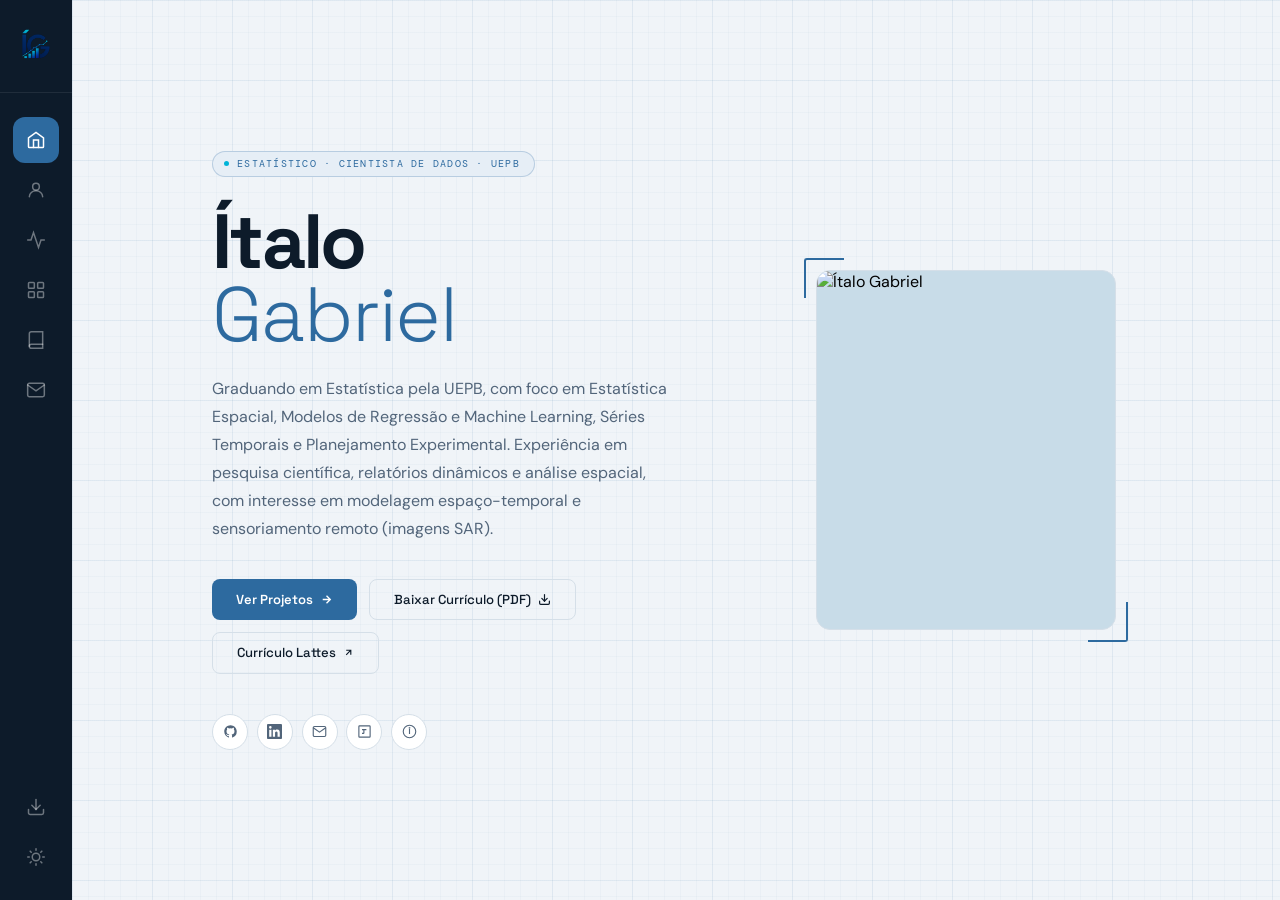
<file: docs/index.html>
<!DOCTYPE html>
<html lang="pt-BR">
<head>
<meta charset="UTF-8">
<meta name="viewport" content="width=device-width, initial-scale=1.0">
<title>Ítalo G. da Silva — Estatístico & Cientista de Dados</title>
<link href="https://fonts.googleapis.com/css2?family=Space+Grotesk:wght@300;400;500;600;700&family=DM+Sans:ital,wght@0,300;0,400;0,500;1,300;1,400&family=DM+Mono:wght@400;500&display=swap" rel="stylesheet">
<style>
*,*::before,*::after{box-sizing:border-box;margin:0;padding:0}
html,body{height:100%;overflow:hidden;font-family:'DM Sans',sans-serif}
:root{
  --bg:#f0f4f8;--bg2:#e4ecf3;--bg3:#dde3ec;--ink:#0d1b2a;--muted:#52657a;
  --border:#d5dfe8;--blue:#2d6a9f;--blue-dk:#1c4e78;--blue-lt:#e6eef6;
  --accent:#00b4d8;--nav-bg:#0d1b2a;--card:#ffffff;
  --grotesk:'Space Grotesk',sans-serif;--mono:'DM Mono',monospace;
  --shadow:0 1px 3px rgba(0,0,0,.04),0 4px 16px rgba(0,0,0,.06);
  --shadow-blue:0 4px 20px rgba(45,106,159,.2),0 1px 4px rgba(45,106,159,.12);
  --shadow-hover:0 4px 14px rgba(45,106,159,.18),0 10px 32px rgba(45,106,159,.12);
  --nav-w:72px;--radius:12px;
}
[data-theme="dark"]{
  --bg:#0d1b2a;--bg2:#1a2d3f;--bg3:#243344;--ink:#e4edf5;--muted:#7a9ab5;
  --border:#243344;--blue-lt:#162535;--card:#1a2d3f;
}
#shell{display:flex;height:100vh;overflow:hidden}
#sidenav{
  width:var(--nav-w);flex-shrink:0;background:var(--nav-bg);
  display:flex;flex-direction:column;align-items:center;
  padding:1.25rem 0;gap:.25rem;position:relative;z-index:10;
}
.nav-logo-wrap{
  margin-bottom:1.25rem;padding-bottom:1.25rem;
  border-bottom:1px solid rgba(255,255,255,.08);
  width:100%;display:flex;justify-content:center;
}
.nav-logo-dot{width:9px;height:9px;border-radius:50%;background:var(--accent);box-shadow:0 0 10px var(--accent)}
.nav-btn{
  width:46px;height:46px;border-radius:12px;background:none;border:none;cursor:pointer;
  display:flex;align-items:center;justify-content:center;
  color:rgba(255,255,255,.4);transition:background .2s,color .2s;position:relative;
}
.nav-btn svg{width:20px;height:20px}
.nav-btn.active{background:var(--blue);color:#fff}
.nav-btn:hover:not(.active){background:rgba(255,255,255,.07);color:rgba(255,255,255,.8)}
.nav-btn[data-tip]::after{
  content:attr(data-tip);position:absolute;left:calc(100% + 12px);top:50%;transform:translateY(-50%);
  background:#1c2d3e;color:#fff;font-size:.7rem;font-weight:500;
  padding:.3rem .7rem;border-radius:6px;white-space:nowrap;
  pointer-events:none;opacity:0;transition:opacity .15s;z-index:99;font-family:'DM Sans',sans-serif;
}
.nav-btn:hover::after{opacity:1}
.nav-spacer{flex:1}
.dm-btn{
  width:46px;height:46px;border-radius:12px;background:none;border:none;cursor:pointer;
  display:flex;align-items:center;justify-content:center;
  color:rgba(255,255,255,.4);transition:color .2s,background .2s;
}
.dm-btn svg{width:18px;height:18px}
.dm-btn:hover{color:rgba(255,255,255,.8);background:rgba(255,255,255,.07)}
.icon-moon{display:none}
[data-theme="dark"] .icon-sun{display:none}
[data-theme="dark"] .icon-moon{display:block}
#content{flex:1;overflow:hidden;position:relative;background:var(--bg)}
.page{
  position:absolute;inset:0;overflow-y:auto;
  opacity:0;pointer-events:none;transform:translateY(18px);
  transition:opacity .32s,transform .32s;
}
.page.active{opacity:1;pointer-events:all;transform:none}
#p-Home{
  background-image:
    linear-gradient(rgba(45,106,159,.06) 1px,transparent 1px),
    linear-gradient(90deg,rgba(45,106,159,.06) 1px,transparent 1px),
    linear-gradient(rgba(45,106,159,.03) 1px,transparent 1px),
    linear-gradient(90deg,rgba(45,106,159,.03) 1px,transparent 1px);
  background-size:80px 80px,80px 80px,16px 16px,16px 16px;
}
[data-theme="dark"] #p-Home{
  background-image:
    linear-gradient(rgba(45,106,159,.12) 1px,transparent 1px),
    linear-gradient(90deg,rgba(45,106,159,.12) 1px,transparent 1px),
    linear-gradient(rgba(45,106,159,.06) 1px,transparent 1px),
    linear-gradient(90deg,rgba(45,106,159,.06) 1px,transparent 1px);
  background-size:80px 80px,80px 80px,16px 16px,16px 16px;
}
.page::-webkit-scrollbar{width:4px}
.page::-webkit-scrollbar-track{background:transparent}
.page::-webkit-scrollbar-thumb{background:var(--border);border-radius:4px}
.wrap{max-width:1040px;margin:0 auto;padding:3.5rem 3.5rem 4rem;width:100%}
.eyebrow{
  font-family:var(--mono);font-size:.62rem;letter-spacing:.14em;text-transform:uppercase;
  color:var(--muted);display:flex;align-items:center;gap:.9rem;margin-bottom:1.25rem;
}
.eyebrow::after{content:'';flex:1;height:1px;background:var(--border)}
.sec-title{
  font-family:var(--grotesk);font-size:clamp(2rem,3.5vw,2.9rem);
  font-weight:700;color:var(--ink);line-height:1.1;margin-bottom:2rem;
}
.sec-title span,.sec-title em{color:var(--blue);font-style:italic}

/* HOME */
#p-Home .wrap{
  display:grid;grid-template-columns:1fr auto;gap:4rem;
  align-items:center;min-height:100vh;padding-top:0;padding-bottom:0;
}
.hero-tag{
  display:inline-flex;align-items:center;gap:.5rem;
  font-family:var(--mono);font-size:.65rem;letter-spacing:.12em;text-transform:uppercase;
  color:var(--blue);border:1px solid rgba(45,106,159,.25);
  background:var(--blue-lt);padding:.35rem .9rem .35rem .7rem;
  border-radius:999px;margin-bottom:1.75rem;
}
.hero-tag-dot{width:5px;height:5px;border-radius:50%;background:var(--accent);animation:blink 2s ease-in-out infinite}
@keyframes blink{0%,100%{opacity:1}50%{opacity:.3}}
.hero-name{
  font-family:var(--grotesk);font-size:clamp(3.2rem,6vw,5.5rem);
  font-weight:700;line-height:.95;letter-spacing:-.035em;
  color:var(--ink);margin-bottom:1.5rem;
}
.hero-name span{display:block;color:var(--blue);font-weight:300;letter-spacing:-.02em}
.hero-desc{font-size:1rem;color:var(--muted);line-height:1.75;max-width:460px;margin-bottom:2.25rem}
.hero-actions{display:flex;gap:.75rem;flex-wrap:wrap;margin-bottom:2.5rem}
.btn-primary{
  display:inline-flex;align-items:center;gap:.45rem;
  background:var(--blue);color:#fff;padding:.7rem 1.5rem;border-radius:8px;
  font-family:var(--grotesk);font-size:.82rem;font-weight:600;
  text-decoration:none;border:none;cursor:pointer;
  transition:background .2s,transform .15s,box-shadow .2s;
}
.btn-primary:hover{background:var(--blue-dk);transform:translateY(-1px);box-shadow:var(--shadow-blue)}
.btn-outline{
  display:inline-flex;align-items:center;gap:.45rem;
  border:1.5px solid var(--border);color:var(--ink);
  padding:.7rem 1.5rem;border-radius:8px;
  font-family:var(--grotesk);font-size:.82rem;font-weight:500;
  text-decoration:none;transition:border-color .2s,transform .15s;
}
.btn-outline:hover{border-color:var(--blue);transform:translateY(-1px)}
.hero-socials{display:flex;gap:.55rem;flex-wrap:wrap}
.soc-circle{
  width:36px;height:36px;border-radius:50%;border:1px solid var(--border);background:var(--card);
  display:inline-flex;align-items:center;justify-content:center;
  color:var(--muted);text-decoration:none;
  transition:border-color .2s,color .2s,transform .15s,box-shadow .2s;
}
.soc-circle svg{width:15px;height:15px}
.soc-circle:hover{border-color:var(--blue);color:var(--blue);transform:translateY(-2px);box-shadow:0 4px 12px rgba(45,106,159,.18)}
.hero-right{display:flex;flex-direction:column;align-items:center;justify-content:center;gap:1.5rem;padding:0 1.5rem}
.photo-wrap{position:relative}
.photo-img{
  width:300px;height:360px;border-radius:14px;
  object-fit:cover;object-position:top center;display:block;
  background:var(--bg3);border:1px solid var(--border);
}
.corner-tl{position:absolute;top:-12px;left:-12px;width:40px;height:40px;border-top:2px solid var(--blue);border-left:2px solid var(--blue);border-radius:3px 0 0 0}
.corner-br{position:absolute;bottom:-12px;right:-12px;width:40px;height:40px;border-bottom:2px solid var(--blue);border-right:2px solid var(--blue);border-radius:0 0 3px 0}
.stat-strip{display:grid;grid-template-columns:repeat(2,1fr);gap:.6rem;width:300px}
.stat-box{background:var(--card);border:1px solid var(--border);border-radius:10px;padding:.75rem 1rem;text-align:center;box-shadow:var(--shadow)}
.stat-n{display:block;font-family:var(--grotesk);font-size:1.55rem;font-weight:700;color:var(--ink);letter-spacing:-.03em;line-height:1}
.stat-l{display:block;font-size:.62rem;color:var(--muted);letter-spacing:.07em;text-transform:uppercase;margin-top:.35rem;line-height:1.3}

/* SOBRE */
.sobre-cols{display:grid;grid-template-columns:1fr 1fr;gap:5rem;align-items:start}
.lead-text{font-family:var(--grotesk);font-size:1.05rem;font-weight:500;color:var(--ink);line-height:1.7;margin-bottom:1.1rem}
.body-text{font-size:.92rem;color:var(--muted);line-height:1.85;margin-bottom:.9rem}
.timeline{display:flex;flex-direction:column}
.t-item{display:grid;grid-template-columns:12px 1fr;gap:0 1.25rem;padding-bottom:1.75rem;position:relative}
.t-item:last-child{padding-bottom:0}
.t-dot{width:12px;height:12px;border-radius:50%;border:2px solid var(--blue);background:var(--blue);margin-top:3px;flex-shrink:0;position:relative;z-index:1}
.t-item:not(:last-child) .t-dot::after{content:'';position:absolute;left:50%;top:14px;transform:translateX(-50%);width:1px;height:calc(100% + 1.75rem - 14px);background:var(--border)}
.t-yr{font-family:var(--mono);font-size:.62rem;letter-spacing:.08em;text-transform:uppercase;color:var(--blue);display:block;margin-bottom:.2rem}
.t-title{font-size:.9rem;font-weight:600;color:var(--ink);margin-bottom:.15rem}
.t-inst{font-size:.8rem;color:var(--muted);line-height:1.5}

/* SKILLS */
.skills-top{display:grid;grid-template-columns:repeat(3,1fr);gap:1.25rem;margin-bottom:3rem}
.sk-card{
  background:var(--card);border:1px solid var(--border);border-radius:14px;padding:1.5rem;
  box-shadow:var(--shadow);transition:box-shadow .2s,transform .2s;position:relative;
}
.sk-card:hover{box-shadow:var(--shadow-hover);transform:translateY(-3px)}
.sk-n{position:absolute;top:1.25rem;right:1.25rem;font-family:var(--mono);font-size:.58rem;color:var(--border);letter-spacing:.08em}
.sk-icon{width:38px;height:38px;border-radius:9px;display:flex;align-items:center;justify-content:center;background:var(--blue-lt);margin-bottom:.85rem}
.sk-icon svg{width:18px;height:18px;stroke:var(--blue)}
.sk-title{font-size:.75rem;font-weight:600;color:var(--ink);text-transform:uppercase;letter-spacing:.07em;margin-bottom:.6rem}
.sk-list{list-style:none;display:flex;flex-direction:column;gap:.25rem}
.sk-list li{font-size:.82rem;color:var(--muted);padding-left:.7rem;position:relative}
.sk-list li::before{content:'→';position:absolute;left:0;color:var(--blue);font-size:.65rem;top:.1rem}
.comp-band{background:var(--nav-bg);border-radius:16px;padding:2.25rem 2.5rem}
.comp-title{font-family:var(--grotesk);font-size:1.3rem;font-weight:700;color:#fff;margin-bottom:.5rem}
.comp-sub{font-size:.8rem;color:rgba(255,255,255,.45);margin-bottom:1.75rem}
.skill-bars{display:flex;flex-direction:column;gap:.9rem}
.sb-row{display:flex;align-items:center;gap:1rem}
.sb-label{font-size:.78rem;color:rgba(255,255,255,.65);font-weight:500;width:190px;flex-shrink:0;display:flex;align-items:center;gap:.45rem}
.sb-label svg{width:13px;height:13px;opacity:.55;flex-shrink:0;stroke:currentColor;fill:none;stroke-width:1.8}
.sb-track{flex:1;height:4px;background:rgba(255,255,255,.08);border-radius:4px;overflow:hidden}
.sb-fill{height:100%;background:linear-gradient(90deg,var(--blue-dk),var(--accent));border-radius:4px;width:0%;transition:width 1s cubic-bezier(.22,1,.36,1)}
.sb-pct{font-family:var(--mono);font-size:.62rem;color:rgba(255,255,255,.3);width:34px;text-align:right;flex-shrink:0}

/* PROJETOS */
.proj-grid{display:grid;grid-template-columns:repeat(2,1fr);gap:1.25rem}
.pcard{
  background:var(--card);border:1px solid var(--border);border-radius:14px;padding:1.75rem;
  display:flex;flex-direction:column;gap:1rem;
  transition:box-shadow .2s,transform .2s;box-shadow:var(--shadow);
}
.pcard:hover{box-shadow:var(--shadow-hover);transform:translateY(-3px)}
.pcard.pfeatured{grid-column:1/-1;display:grid;grid-template-columns:1.15fr .85fr;gap:2rem;align-items:center}
.feat-badge{font-family:var(--mono);font-size:.58rem;letter-spacing:.12em;color:var(--accent);text-transform:uppercase;font-weight:500;margin-bottom:.75rem;display:block}
.ptype{font-family:var(--mono);font-size:.6rem;color:var(--blue);letter-spacing:.1em;margin-bottom:.25rem}
.ptitle{font-family:var(--grotesk);font-size:1.1rem;font-weight:700;color:var(--ink);line-height:1.25}
.pdesc{font-size:.84rem;color:var(--muted);line-height:1.72}
.ptags{display:flex;flex-wrap:wrap;gap:.35rem;margin-top:auto}
.ptag{font-family:var(--mono);font-size:.63rem;padding:.22rem .55rem;border-radius:999px;background:var(--blue-lt);color:var(--blue);font-weight:500}
.plink{display:inline-flex;align-items:center;gap:.3rem;font-family:var(--grotesk);font-size:.78rem;font-weight:600;color:var(--blue);text-decoration:none;transition:gap .15s;margin-top:auto}
.plink:hover{gap:.55rem}
.feat-visual{background:var(--bg2);border:1px solid var(--border);border-radius:10px;min-height:160px;display:flex;align-items:center;justify-content:center;flex-direction:column;gap:.75rem;padding:1.5rem}

/* PUBLICACOES */
.pub-section{margin-bottom:2.5rem}
.cert-title{
  font-family:var(--mono);font-size:.62rem;letter-spacing:.14em;text-transform:uppercase;
  color:var(--muted);padding-bottom:.5rem;border-bottom:1px solid var(--border);margin-bottom:.25rem;
}
.pub-item{
  display:flex;align-items:flex-start;justify-content:space-between;
  gap:1.5rem;padding:1.1rem 0;border-bottom:1px solid var(--border);
}
.pub-item:last-child{border-bottom:none}
.pub-name{font-family:var(--grotesk);font-size:.9rem;font-weight:600;color:var(--ink);margin-bottom:.25rem}
.pub-meta{font-size:.78rem;color:var(--muted);margin-bottom:.2rem;line-height:1.5}
.pub-link{font-family:var(--grotesk);font-size:.75rem;font-weight:600;color:var(--blue);text-decoration:none;display:inline-block;margin-top:.2rem;transition:opacity .2s}
.pub-link:hover{opacity:.7}
.pub-badge{
  font-family:var(--mono);font-size:.68rem;color:var(--blue);
  background:var(--blue-lt);border:1px solid rgba(45,106,159,.2);
  padding:.22rem .65rem;border-radius:999px;white-space:nowrap;flex-shrink:0;align-self:flex-start;font-weight:500;
}

/* CONTATO */
.contact-cols{display:grid;grid-template-columns:1fr 1fr;gap:5rem;align-items:start}
.contact-desc{font-size:.92rem;color:var(--muted);line-height:1.8;margin-bottom:1.75rem}
.email-card{
  display:flex;align-items:center;gap:1rem;
  background:var(--blue);color:#fff;text-decoration:none;
  padding:1.15rem 1.4rem;border-radius:12px;margin-bottom:.75rem;
  transition:background .2s,transform .15s,box-shadow .2s;
}
.email-card:hover{background:var(--blue-dk);transform:translateY(-2px);box-shadow:var(--shadow-blue)}
.email-icon{width:38px;height:38px;border-radius:8px;background:rgba(255,255,255,.15);display:flex;align-items:center;justify-content:center;flex-shrink:0}
.email-icon svg{width:17px;height:17px}
.email-text{flex:1;font-family:var(--grotesk);font-size:.85rem;font-weight:600}
.email-arr svg{width:15px;height:15px;opacity:.7}
.contact-phone{font-size:.82rem;color:var(--muted);margin-bottom:1rem}
.clinks{display:flex;flex-direction:column;gap:.65rem}
.clink{
  display:flex;align-items:center;gap:.85rem;text-decoration:none;
  padding:.9rem 1.1rem;border-radius:10px;border:1px solid var(--border);
  background:var(--card);box-shadow:var(--shadow);
  transition:border-color .2s,transform .15s,box-shadow .2s;
}
.clink:hover{border-color:var(--blue);transform:translateX(5px);box-shadow:var(--shadow-blue)}
.cl-icon{width:36px;height:36px;border-radius:8px;display:flex;align-items:center;justify-content:center;flex-shrink:0}
.cl-meta{flex:1;min-width:0}
.cl-meta small{display:block;font-family:var(--mono);font-size:.6rem;text-transform:uppercase;letter-spacing:.1em;color:var(--muted);margin-bottom:.1rem}
.cl-meta span{font-family:var(--grotesk);font-size:.8rem;font-weight:500;color:var(--ink);white-space:nowrap;overflow:hidden;text-overflow:ellipsis;display:block}
.cl-arr svg{width:12px;height:12px;color:var(--muted)}
.map-wrap{border-radius:14px;overflow:hidden;border:1px solid var(--border);box-shadow:var(--shadow);margin-top:1.5rem}
.map-wrap iframe{display:block;width:100%;height:280px;border:none}
.map-label{font-size:.78rem;color:var(--muted);margin-top:.65rem;display:flex;align-items:center;gap:.4rem}
.map-label svg{width:13px;height:13px;stroke:var(--blue);flex-shrink:0}

/* RESPONSIVE */
@media(max-width:900px){
  #sidenav{
    width:100%;flex-direction:row;height:56px;padding:0 1rem;
    position:fixed;bottom:0;left:0;right:0;gap:.1rem;
    border-top:1px solid rgba(255,255,255,.06);
  }
  .nav-logo-wrap{display:none}
  .nav-btn{width:40px;height:40px}
  .nav-btn[data-tip]::after{display:none}
  .nav-spacer{flex:1}
  #shell{flex-direction:column}
  #content{padding-bottom:56px}
  .wrap{padding:2.5rem 1.5rem 3rem}
  #p-Home .wrap{grid-template-columns:1fr;gap:3rem;padding-top:2rem}
  .hero-right{align-items:flex-start;flex-direction:row;flex-wrap:wrap}
  .photo-img{width:180px;height:215px}
  .stat-strip{width:auto;grid-template-columns:repeat(2,1fr)}
  .sobre-cols,.contact-cols{grid-template-columns:1fr;gap:3rem}
  .skills-top{grid-template-columns:1fr 1fr}
  .proj-grid{grid-template-columns:1fr}
  .pcard.pfeatured{grid-template-columns:1fr}
  .sb-label{width:130px}
}
@media(max-width:480px){
  .skills-top{grid-template-columns:1fr}
  .hero-right{flex-direction:column}
}

.lv{display:flex;gap:5px;flex:1;max-width:none}
.lv i{display:block;height:6px;flex:1;border-radius:3px;background:rgba(255,255,255,.12)}
.lv[data-lv="1"] i:nth-child(1),.lv[data-lv="2"] i:nth-child(-n+2),.lv[data-lv="3"] i{background:var(--accent)}
.lv[data-lv="1.5"] i:nth-child(1){background:var(--accent)}
.lv[data-lv="1.5"] i:nth-child(2){background:linear-gradient(90deg,var(--accent) 50%,rgba(255,255,255,.12) 50%)}
.lv-txt{font-size:.8rem;color:rgba(255,255,255,.78);width:150px;flex-shrink:0;text-align:right}
.sb-row .sb-label{width:210px}
@media(max-width:600px){.sb-row .sb-label{width:130px}.lv-txt{width:84px}}
</style>
</head>
<body>
<div id="shell">

<nav id="sidenav">
  <div class="nav-logo-wrap"><img src="[data-uri]" alt="iG" style="width:52px;height:52px;object-fit:contain;border-radius:10px;"></div>
  <button class="nav-btn active" data-page="Home" data-tip="Início">
    <svg viewBox="0 0 24 24" fill="none" stroke="currentColor" stroke-width="1.8" stroke-linecap="round"><path d="M3 9.5L12 3l9 6.5V20a1 1 0 0 1-1 1H4a1 1 0 0 1-1-1V9.5z"/><path d="M9 21V12h6v9"/></svg>
  </button>
  <button class="nav-btn" data-page="Sobre" data-tip="Sobre">
    <svg viewBox="0 0 24 24" fill="none" stroke="currentColor" stroke-width="1.8" stroke-linecap="round"><circle cx="12" cy="8" r="4"/><path d="M4 20c0-4 3.6-7 8-7s8 3 8 7"/></svg>
  </button>
  <button class="nav-btn" data-page="Habilidades" data-tip="Habilidades">
    <svg viewBox="0 0 24 24" fill="none" stroke="currentColor" stroke-width="1.8" stroke-linecap="round"><polyline points="22 12 18 12 15 21 9 3 6 12 2 12"/></svg>
  </button>
  <button class="nav-btn" data-page="Projetos" data-tip="Projetos">
    <svg viewBox="0 0 24 24" fill="none" stroke="currentColor" stroke-width="1.8" stroke-linecap="round"><rect x="3" y="3" width="7" height="7" rx="1"/><rect x="14" y="3" width="7" height="7" rx="1"/><rect x="14" y="14" width="7" height="7" rx="1"/><rect x="3" y="14" width="7" height="7" rx="1"/></svg>
  </button>
  <button class="nav-btn" data-page="Pub" data-tip="Publicações">
    <svg viewBox="0 0 24 24" fill="none" stroke="currentColor" stroke-width="1.8" stroke-linecap="round"><path d="M4 19.5A2.5 2.5 0 0 1 6.5 17H20"/><path d="M6.5 2H20v20H6.5A2.5 2.5 0 0 1 4 19.5v-15A2.5 2.5 0 0 1 6.5 2z"/></svg>
  </button>
  <button class="nav-btn" data-page="Contato" data-tip="Contato">
    <svg viewBox="0 0 24 24" fill="none" stroke="currentColor" stroke-width="1.8" stroke-linecap="round"><rect x="2" y="4" width="20" height="16" rx="2"/><polyline points="22,6 12,13 2,6"/></svg>
  </button>
  <div class="nav-spacer"></div>
  <a href="curriculo/Curriculo_Italo_Gabriel.pdf" download="Curriculo_Italo_Gabriel.pdf" class="nav-btn" data-tip="Baixar Currículo" style="text-decoration:none;color:rgba(255,255,255,.4);">
    <svg viewBox="0 0 24 24" fill="none" stroke="currentColor" stroke-width="1.8" stroke-linecap="round"><path d="M21 15v4a2 2 0 0 1-2 2H5a2 2 0 0 1-2-2v-4"/><polyline points="7 10 12 15 17 10"/><line x1="12" y1="15" x2="12" y2="3"/></svg>
  </a>
  <button class="dm-btn" id="dmToggle" title="Alternar tema">
    <svg class="icon-sun" viewBox="0 0 24 24" fill="none" stroke="currentColor" stroke-width="2" stroke-linecap="round"><circle cx="12" cy="12" r="5"/><line x1="12" y1="1" x2="12" y2="3"/><line x1="12" y1="21" x2="12" y2="23"/><line x1="4.22" y1="4.22" x2="5.64" y2="5.64"/><line x1="18.36" y1="18.36" x2="19.78" y2="19.78"/><line x1="1" y1="12" x2="3" y2="12"/><line x1="21" y1="12" x2="23" y2="12"/><line x1="4.22" y1="19.78" x2="5.64" y2="18.36"/><line x1="18.36" y1="5.64" x2="19.78" y2="4.22"/></svg>
    <svg class="icon-moon" viewBox="0 0 24 24" fill="none" stroke="currentColor" stroke-width="2" stroke-linecap="round"><path d="M21 12.79A9 9 0 1 1 11.21 3 7 7 0 0 0 21 12.79z"/></svg>
  </button>
</nav>

<div id="content">

<!-- HOME -->
<div class="page active" id="p-Home">
  <div class="wrap">
    <div>
      <div class="hero-tag"><div class="hero-tag-dot"></div>Estatístico · Cientista de Dados · UEPB</div>
      <h1 class="hero-name">Ítalo<br><span>Gabriel</span></h1>
      <p class="hero-desc">Graduando em Estatística pela UEPB, com foco em Estatística Espacial, Modelos de Regressão e Machine Learning, Séries Temporais e Planejamento Experimental. Experiência em pesquisa científica, relatórios dinâmicos e análise espacial, com interesse em modelagem espaço-temporal e sensoriamento remoto (imagens SAR).</p>
      <div class="hero-actions">
        <button class="btn-primary" onclick="goTo('Projetos')">Ver Projetos <svg width="13" height="13" viewBox="0 0 24 24" fill="none" stroke="currentColor" stroke-width="2.5"><path d="M5 12h14M12 5l7 7-7 7"/></svg></button>
        <a href="curriculo/Curriculo_Italo_Gabriel.pdf" download="Curriculo_Italo_Gabriel.pdf" class="btn-outline">Baixar Currículo (PDF) <svg width="13" height="13" viewBox="0 0 24 24" fill="none" stroke="currentColor" stroke-width="2.2" stroke-linecap="round"><path d="M21 15v4a2 2 0 0 1-2 2H5a2 2 0 0 1-2-2v-4"/><polyline points="7 10 12 15 17 10"/><line x1="12" y1="15" x2="12" y2="3"/></svg></a>
        <a href="https://lattes.cnpq.br/1558859767324947" target="_blank" rel="noopener" class="btn-outline">Currículo Lattes <svg width="11" height="11" viewBox="0 0 24 24" fill="none" stroke="currentColor" stroke-width="2.5"><path d="M7 17L17 7M7 7h10v10"/></svg></a>
      </div>
      <div class="hero-socials">
        <a href="https://github.com/itgaab" target="_blank" rel="noopener" class="soc-circle" title="GitHub"><svg viewBox="0 0 24 24" fill="currentColor"><path d="M12 2C6.477 2 2 6.484 2 12.017c0 4.425 2.865 8.18 6.839 9.504.5.092.682-.217.682-.483 0-.237-.008-.868-.013-1.703-2.782.605-3.369-1.343-3.369-1.343-.454-1.158-1.11-1.466-1.11-1.466-.908-.62.069-.608.069-.608 1.003.07 1.531 1.032 1.531 1.032.892 1.53 2.341 1.088 2.91.832.092-.647.35-1.088.636-1.338-2.22-.253-4.555-1.113-4.555-4.951 0-1.093.39-1.988 1.029-2.688-.103-.253-.446-1.272.098-2.65 0 0 .84-.27 2.75 1.026A9.564 9.564 0 0 1 12 6.844a9.59 9.59 0 0 1 2.504.337c1.909-1.296 2.747-1.027 2.747-1.027.546 1.379.202 2.398.1 2.651.64.7 1.028 1.595 1.028 2.688 0 3.848-2.339 4.695-4.566 4.943.359.309.678.92.678 1.855 0 1.338-.012 2.419-.012 2.747 0 .268.18.58.688.482A10.02 10.02 0 0 0 22 12.017C22 6.484 17.522 2 12 2z"/></svg></a>
        <a href="https://www.linkedin.com/in/%C3%ADtalo-gabriel-313194327/" target="_blank" rel="noopener" class="soc-circle" title="LinkedIn"><svg viewBox="0 0 24 24" fill="currentColor"><path d="M20.447 20.452h-3.554v-5.569c0-1.328-.027-3.037-1.852-3.037-1.853 0-2.136 1.445-2.136 2.939v5.667H9.351V9h3.414v1.561h.046c.477-.9 1.637-1.85 3.37-1.85 3.601 0 4.267 2.37 4.267 5.455v6.286zM5.337 7.433a2.062 2.062 0 0 1-2.063-2.065 2.064 2.064 0 1 1 2.063 2.065zm1.782 13.019H3.555V9h3.564v11.452zM22.225 0H1.771C.792 0 0 .774 0 1.729v20.542C0 23.227.792 24 1.771 24h20.451C23.2 24 24 23.227 24 22.271V1.729C24 .774 23.2 0 22.222 0h.003z"/></svg></a>
        <a href="mailto:italozil08@gmail.com" class="soc-circle" title="E-mail"><svg viewBox="0 0 24 24" fill="none" stroke="currentColor" stroke-width="1.8"><rect x="2" y="4" width="20" height="16" rx="2"/><polyline points="22,6 12,13 2,6"/></svg></a>
        <a href="https://lattes.cnpq.br/1558859767324947" target="_blank" rel="noopener" class="soc-circle" title="Lattes"><svg viewBox="0 0 24 24" fill="none" stroke="currentColor" stroke-width="1.8"><rect x="3" y="3" width="18" height="18" rx="1"/><path d="M8 9h3m0 0h4m-4 0v6M8 15h3"/></svg></a>
        <a href="https://orcid.org/0009-0002-3246-446X" target="_blank" rel="noopener" class="soc-circle" title="ORCID"><svg viewBox="0 0 24 24" fill="none" stroke="currentColor" stroke-width="1.8"><circle cx="12" cy="12" r="10"/><line x1="12" y1="8" x2="12" y2="16"/><circle cx="12" cy="6" r=".5" fill="currentColor"/></svg></a>
      </div>
    </div>
    <div class="hero-right">
      <div class="photo-wrap">
        <div class="corner-tl"></div>
        <div class="corner-br"></div>
        <img src="https://itgaab.github.io/site/perfil.jpg" alt="Ítalo Gabriel" class="photo-img" onerror="this.style.background='#c8dce8';this.removeAttribute('src')">
      </div>
</div>
  </div>
</div>

<!-- SOBRE -->
<div class="page" id="p-Sobre">
  <div class="wrap">
    <div class="eyebrow">02 — Sobre</div>
    <h2 class="sec-title">Conheça um pouco <em>sobre mim</em></h2>
    <div class="sobre-cols">
      <div>
        <p class="lead-text">Sou Ítalo Gabriel da Silva, graduando em Estatística pela Universidade Estadual da Paraíba (UEPB), em Campina Grande – PB.</p>
        <p class="body-text">Possuo experiência em análise de séries temporais, modelagem estatística e aplicação de técnicas de aprendizado de máquina a problemas reais, incluindo estudos sobre violência contra a mulher, precipitação climática e classificação de dados de sensoriamento remoto por radar de abertura sintética (SAR).</p>
        <p class="body-text">Meu objetivo é atuar como analista de dados, cientista de dados e estatístico, aplicando métodos estatísticos avançados na construção de modelos, análise de séries temporais e desenvolvimento de visualizações interativas, com foco na geração de insights estratégicos. Trabalho com R (Shiny e Quarto) e Python (Streamlit, scikit-learn) para análises, relatórios, aplicações interativas e modelos de predição.</p>
        <p class="body-text">Meus interesses concentram-se em ciência de dados, métodos estatísticos computacionais, análise exploratória de dados, aprendizado de máquina e comunicação científica, buscando transformar dados em informações úteis para apoiar a tomada de decisões e a produção de conhecimento.</p>
      </div>
      <div>
        <div class="eyebrow" style="margin-bottom:1.5rem">Formação &amp; Trajetória</div>
        <div class="timeline">
          <div class="t-item"><div class="t-dot"></div><div><span class="t-yr">07/2026 – atual</span><div class="t-title">PROEX/UEPB — Projeto de Extensão: EstatLab</div><div class="t-inst">Extensionista voluntário · Depto. de Estatística da UEPB · Apoio estatístico gratuito a estudantes e profissionais em TCCs, dissertações e teses · <a href="https://estatlab.github.io/estatlab-site" target="_blank" rel="noopener" style="color:var(--blue);font-weight:600;text-decoration:none">Site do projeto</a></div></div></div>
          <div class="t-item"><div class="t-dot"></div><div><span class="t-yr">07/2026 – atual</span><div class="t-title">PROEX/UEPB — Projeto de Extensão: Data Health</div><div class="t-inst">Extensionista voluntário · UEPB · Desafios da Gestão em Saúde Pública no uso do OpenDataSUS, com R, Python, SQL e QGIS</div></div></div>
          <div class="t-item"><div class="t-dot"></div><div><span class="t-yr">09/2025 – 08/2026</span><div class="t-title">PIBIC/CNPq — Classificadores para Séries Temporais SAR</div><div class="t-inst">UEPB · Orient.: Prof. Dr. Pedro Monteiro de Almeida Junior</div></div></div>
          <div class="t-item"><div class="t-dot"></div><div><span class="t-yr">09/2023 – 08/2024</span><div class="t-title">PIBIC/CNPq — Violência contra a Mulher na Paraíba</div><div class="t-inst">UEPB · Orient.: Profª. Dra. Ivonildes da Silva Fonseca</div></div></div>
          <div class="t-item"><div class="t-dot"></div><div><span class="t-yr">03/2023 – 08/2023</span><div class="t-title">PROEX/UEPB — Projeto de Extensão: Custo dos Itens de Consumo</div><div class="t-inst">UEPB · Orient.: Prof. Dr. Ricardo Alves de Olinda</div></div></div>
          <div class="t-item"><div class="t-dot"></div><div><span class="t-yr">2022 – atual</span><div class="t-title">Bacharelado em Estatística</div><div class="t-inst">Universidade Estadual da Paraíba — UEPB · Campina Grande · Cursando</div></div></div>
          <div class="t-item"><div class="t-dot"></div><div><span class="t-yr">2019 – 2021</span><div class="t-title">Ensino Médio</div><div class="t-inst">EREM Abílio de Souza Barbosa, PE · Formado</div></div></div>
        </div>
      </div>
    </div>
  </div>
</div>

<!-- HABILIDADES -->
<div class="page" id="p-Habilidades">
  <div class="wrap">
    <div class="eyebrow">03 — Habilidades</div>
    <h2 class="sec-title">Ferramentas &amp; <em>competências</em></h2>
    <div class="skills-top">
      <div class="sk-card"><span class="sk-n">01</span><div class="sk-icon"><svg viewBox="0 0 24 24" fill="none" stroke="currentColor" stroke-width="1.8"><polyline points="8 6 3 12 8 18"/><polyline points="16 6 21 12 16 18"/></svg></div><div class="sk-title">Linguagens</div><ul class="sk-list"><li>R · Quarto (QMD)</li><li>Python</li><li>SQL</li><li>LaTeX</li></ul></div>
      <div class="sk-card"><span class="sk-n">02</span><div class="sk-icon"><svg viewBox="0 0 24 24" fill="none" stroke="currentColor" stroke-width="1.8"><rect x="2" y="3" width="20" height="14" rx="2"/><path d="M8 21h8M12 17v4"/></svg></div><div class="sk-title">Machine Learning</div><ul class="sk-list"><li>scikit-learn</li><li>XGBoost / Random Forest</li><li>Prophet / ARIMA</li><li>Deep Learning (básico)</li></ul></div>
      <div class="sk-card"><span class="sk-n">03</span><div class="sk-icon"><svg viewBox="0 0 24 24" fill="none" stroke="currentColor" stroke-width="1.8"><path d="M3 3v18h18"/><path d="M7 16l4-4 4 4 4-6"/></svg></div><div class="sk-title">Análise de Dados</div><ul class="sk-list"><li>pandas · numpy</li><li>matplotlib · seaborn</li><li>tidyverse · ggplot2</li><li>Power BI</li></ul></div>
      <div class="sk-card"><span class="sk-n">04</span><div class="sk-icon"><svg viewBox="0 0 24 24" fill="none" stroke="currentColor" stroke-width="1.8"><circle cx="12" cy="12" r="10"/><path d="M2 12h20M12 2a15 15 0 0 1 0 20M12 2a15 15 0 0 0 0 20"/></svg></div><div class="sk-title">Sensoriamento Remoto</div><ul class="sk-list"><li>Dados SAR (Sentinel-1)</li><li>Google Earth Engine</li><li>Classificação de imagens</li><li>QGIS</li></ul></div>
      <div class="sk-card"><span class="sk-n">05</span><div class="sk-icon"><svg viewBox="0 0 24 24" fill="none" stroke="currentColor" stroke-width="1.8"><path d="M9 3H5a2 2 0 0 0-2 2v4m6-6h10a2 2 0 0 1 2 2v4M9 3v18m0 0h10a2 2 0 0 0 2-2V9M9 21H5a2 2 0 0 1-2-2V9m0 0h18"/></svg></div><div class="sk-title">Estatística</div><ul class="sk-list"><li>Séries temporais</li><li>Modelos de regressão</li><li>Estatística espacial</li><li>Análise multivariada</li></ul></div>
      <div class="sk-card"><span class="sk-n">06</span><div class="sk-icon"><svg viewBox="0 0 24 24" fill="none" stroke="currentColor" stroke-width="1.8"><circle cx="12" cy="12" r="3"/><path d="M12 1v4M12 19v4M4.22 4.22l2.83 2.83M16.95 16.95l2.83 2.83M1 12h4M19 12h4M4.22 19.78l2.83-2.83M16.95 7.05l2.83-2.83"/></svg></div><div class="sk-title">Ferramentas</div><ul class="sk-list"><li>Shiny · Streamlit</li><li>Git · GitHub</li><li>Jupyter · RStudio · VS Code</li><li>Excel · APIs · HTML/CSS</li></ul></div>
    </div>
    <div class="comp-band" style="margin-bottom:1.5rem">
      <div class="comp-title">Habilidades &amp; competências</div>
      <div class="comp-sub">Conforme currículo</div>
      <div style="display:flex;flex-wrap:wrap;gap:.5rem">
        <span class="ptag" style="background:rgba(255,255,255,.08);color:#cfe3f2">Análise quantitativa de dados socioeconômicos e temporais</span>
        <span class="ptag" style="background:rgba(255,255,255,.08);color:#cfe3f2">Modelagem estatística (regressão, descritiva, séries temporais, amostragem)</span>
        <span class="ptag" style="background:rgba(255,255,255,.08);color:#cfe3f2">Construção e interpretação de indicadores</span>
        <span class="ptag" style="background:rgba(255,255,255,.08);color:#cfe3f2">Programação em R e Python, Git e Quarto</span>
        <span class="ptag" style="background:rgba(255,255,255,.08);color:#cfe3f2">Manipulação e tratamento de dados</span>
        <span class="ptag" style="background:rgba(255,255,255,.08);color:#cfe3f2">Gráficos e dashboards analíticos</span>
        <span class="ptag" style="background:rgba(255,255,255,.08);color:#cfe3f2">Planejamento de experimentos</span>
        <span class="ptag" style="background:rgba(255,255,255,.08);color:#cfe3f2">Sensoriamento remoto e imagens SAR</span>
        <span class="ptag" style="background:rgba(255,255,255,.08);color:#cfe3f2">Pensamento analítico e crítico</span>
        <span class="ptag" style="background:rgba(255,255,255,.08);color:#cfe3f2">Trabalho em equipe</span>
        <span class="ptag" style="background:rgba(255,255,255,.08);color:#cfe3f2">Comunicação de resultados técnicos</span>
        <span class="ptag" style="background:rgba(255,255,255,.08);color:#cfe3f2">Idioma: Português</span>
      </div>
    </div>
    <div class="comp-band">
      <div class="comp-title">Linguagens e nível de domínio</div>
      <div class="comp-sub">Autoavaliação: básico, intermediário ou avançado</div>
      <div class="skill-bars">
        <div class="sb-row"><div class="sb-label">R</div><div class="lv" data-lv="2" role="img" aria-label="Nível intermediário"><i></i><i></i><i></i></div><span class="lv-txt">Intermediário</span></div>
        <div class="sb-row"><div class="sb-label">Quarto Document (Markdown)</div><div class="lv" data-lv="2" role="img" aria-label="Nível intermediário"><i></i><i></i><i></i></div><span class="lv-txt">Intermediário</span></div>
        <div class="sb-row"><div class="sb-label">LaTeX (TeX)</div><div class="lv" data-lv="2" role="img" aria-label="Nível intermediário"><i></i><i></i><i></i></div><span class="lv-txt">Intermediário</span></div>
        <div class="sb-row"><div class="sb-label">Excel</div><div class="lv" data-lv="2" role="img" aria-label="Nível intermediário"><i></i><i></i><i></i></div><span class="lv-txt">Intermediário</span></div>
        <div class="sb-row"><div class="sb-label">Python</div><div class="lv" data-lv="1.5" role="img" aria-label="Nível básico a intermediário"><i></i><i></i><i></i></div><span class="lv-txt">Básico/Intermediário</span></div>
        <div class="sb-row"><div class="sb-label">Git</div><div class="lv" data-lv="1.5" role="img" aria-label="Nível básico a intermediário"><i></i><i></i><i></i></div><span class="lv-txt">Básico/Intermediário</span></div>
        <div class="sb-row"><div class="sb-label">GitHub</div><div class="lv" data-lv="1" role="img" aria-label="Nível básico"><i></i><i></i><i></i></div><span class="lv-txt">Básico</span></div>
        <div class="sb-row"><div class="sb-label">Shiny</div><div class="lv" data-lv="1" role="img" aria-label="Nível básico"><i></i><i></i><i></i></div><span class="lv-txt">Básico</span></div>
        <div class="sb-row"><div class="sb-label">Streamlit</div><div class="lv" data-lv="1" role="img" aria-label="Nível básico"><i></i><i></i><i></i></div><span class="lv-txt">Básico</span></div>
        <div class="sb-row"><div class="sb-label">HTML e CSS</div><div class="lv" data-lv="1" role="img" aria-label="Nível básico"><i></i><i></i><i></i></div><span class="lv-txt">Básico</span></div>
      </div>
    </div>
  </div>
</div>

<!-- PROJETOS -->
<div class="page" id="p-Projetos">
  <div class="wrap">
    <div class="eyebrow">04 — Projetos</div>
    <h2 class="sec-title">Trabalhos <em>recentes</em></h2>
    <div class="proj-grid">
      <div class="pcard pfeatured">
        <div>
          <span class="feat-badge">★ Projeto destaque</span>
          <div class="ptype">Pesquisa · 09/2025–08/2026</div>
          <div class="ptitle">Classificadores para Séries Temporais SAR</div>
          <p class="pdesc" style="margin-top:.75rem">Pesquisa sobre novos classificadores para séries temporais de imagens de radar de abertura sintética (SAR), com modelagem de dados sequenciais e dependência temporal por processos ARMA. Usa teoria da informação (entropia de Shannon, divergência de Kullback-Leibler e a classe de divergências (h, φ)) para construir métodos de classificação de séries temporais (TSC).</p>
          <div class="ptags" style="margin-top:1rem"><span class="ptag">Python</span><span class="ptag">scikit-learn</span><span class="ptag">Sentinel-1</span><span class="ptag">SAR</span><span class="ptag">GEE</span></div>
        </div>
        <div class="feat-visual">
          <svg width="44" height="44" viewBox="0 0 24 24" fill="none" stroke="var(--blue)" stroke-width="1.2"><circle cx="12" cy="12" r="10"/><path d="M2 12h20M12 2a15 15 0 0 1 0 20M12 2a15 15 0 0 0 0 20"/></svg>
          <span style="font-family:var(--mono);font-size:.62rem;color:var(--muted);text-align:center;line-height:1.5">Classificação de uso e cobertura<br>do solo via dados SAR</span>
        </div>
      </div>
      <div class="pcard">
        <div class="ptype">PIBIC · 09/2023–08/2024</div>
        <div class="ptitle">Violência contra a Mulher na Paraíba</div>
        <p class="pdesc">Análise estatística qualitativa e quantitativa dos registros de violência contra a mulher no estado da Paraíba nos anos de 2021 e 2022, com modelagem exploratória e geoestatística.</p>
        <div class="ptags"><span class="ptag">R</span><span class="ptag">ggplot2</span><span class="ptag">Estatística espacial</span><span class="ptag">CNPq</span></div>
        <a href="https://zenodo.org/records/17372355" target="_blank" rel="noopener" class="plink">Ver publicação →</a>
      </div>
      <div class="pcard">
        <div class="ptype">Evento · 2023</div>
        <div class="ptitle">Previsão de Precipitação com Prophet</div>
        <p class="pdesc">Forecasting da precipitação total mensal em Campina Grande–PB usando séries temporais e o modelo Prophet (Meta). Apresentado no IV EPBEST como pôster.</p>
        <div class="ptags"><span class="ptag">Python</span><span class="ptag">Prophet</span><span class="ptag">Séries temporais</span><span class="ptag">Clima</span></div>
      </div>
      <div class="pcard">
        <div class="ptype">Extensão · 2023</div>
        <div class="ptitle">Custos de Consumo — Campina Grande</div>
        <p class="pdesc">Projeto de extensão universitária analisando e mensurando custos de consumo (cesta básica, combustíveis, medicamentos e gás) para a população de Campina Grande.</p>
        <div class="ptags"><span class="ptag">R</span><span class="ptag">Excel</span><span class="ptag">PROEX/UEPB</span></div>
      </div>
      <div class="pcard">
        <div class="ptype">Evento Científico · 2026</div>
        <div class="ptitle">Predição de Obstrução Pulmonar com Regressão Logística</div>
        <p class="pdesc">Desenvolvimento e avaliação de modelo de regressão logística para predição de obstrução pulmonar utilizando dados de espirometria da pesquisa NHANES.</p>
        <div class="ptags"><span class="ptag">R</span><span class="ptag">Regressão Logística</span><span class="ptag">NHANES</span><span class="ptag">Bioestatística</span></div>
      </div>
      <div class="pcard">
        <div class="ptype">Projeto Acadêmico · Finalizado</div>
        <div class="ptitle">Séries Temporais com Tendência</div>
        <p class="pdesc">Análise de séries temporais de usuários de internet no Brasil, com estudo de tendência, decomposição da série e métodos de previsão.</p>
        <div class="ptags"><span class="ptag">R</span><span class="ptag">Séries Temporais</span><span class="ptag">Forecast</span><span class="ptag">Tendência</span></div>
        <a href="estudos/tendencia.html" target="_blank" rel="noopener" class="plink">Ver relatório →</a>
      </div>
      <div class="pcard">
        <div class="ptype">Projeto Acadêmico · Finalizado</div>
        <div class="ptitle">Séries Temporais com Sazonalidade</div>
        <p class="pdesc">Estudo e modelagem de séries temporais de passageiros aéreos, explorando padrões sazonais, decomposição temporal e técnicas de previsão (ETS, ARIMA, SARIMA e STL em documentos Quarto).</p>
        <div class="ptags"><span class="ptag">R</span><span class="ptag">tsibble</span><span class="ptag">fable</span><span class="ptag">Séries Temporais</span><span class="ptag">Sazonalidade</span></div>
        <a href="estudos/sazonalidade.html" target="_blank" rel="noopener" class="plink">Ver relatório →</a>
      </div>
      <div class="pcard">
        <div class="ptype">Em desenvolvimento · Consultoria Estatística</div>
        <div class="ptitle">Dashboard de dados do Airbnb no Rio de Janeiro</div>
        <p class="pdesc">App interativo com seis partes (mapa por bairro, evolução temporal, avaliações, simulador de investimento com machine learning e recomendação por turismo), com assistente de IA (VANDER IA) integrado via API da Anthropic. Desenvolvido em equipe com Elizeu Medeiros e José Wanderson, com orientação do Prof. Pedro Almeida.</p>
        <div class="ptags"><span class="ptag">Python</span><span class="ptag">Streamlit</span><span class="ptag">scikit-learn</span><span class="ptag">APIs</span></div>
        <a href="https://airbnb-rj.streamlit.app" target="_blank" rel="noopener" class="plink">Ver aplicação →</a>
      </div>
      <div class="pcard">
        <div class="ptype">Extensão · 07/2026 – atual</div>
        <div class="ptitle">Site do projeto EstatLab</div>
        <p class="pdesc">Site para divulgar o apoio estatístico gratuito, os cursos e as oficinas do EstatLab, projeto de extensão do Departamento de Estatística da UEPB.</p>
        <div class="ptags"><span class="ptag">HTML</span><span class="ptag">CSS</span><span class="ptag">GitHub Pages</span></div>
        <a href="https://estatlab.github.io/estatlab-site" target="_blank" rel="noopener" class="plink">Ver site →</a>
      </div>
      <div class="pcard">
        <div class="ptype">Projeto Acadêmico · Finalizado</div>
        <div class="ptitle">Análise espacial de queimadas em Pernambuco</div>
        <p class="pdesc">Estudo da distribuição espacial dos focos de queimadas em Pernambuco, com mapas interativos e estáticos, densidade de kernel e modelo de processo pontual, em relatório e apresentação Quarto.</p>
        <div class="ptags"><span class="ptag">R</span><span class="ptag">Quarto</span><span class="ptag">sf</span><span class="ptag">geobr</span><span class="ptag">tmap</span><span class="ptag">spatstat</span></div>
        <a href="estudos/queimada_PE.html" target="_blank" rel="noopener" class="plink">Ver relatório →</a>
      </div>
      <div class="pcard">
        <div class="ptype">Extensão · 07/2026 – atual</div>
        <div class="ptitle">Data Health — OpenDataSUS</div>
        <p class="pdesc">Programa "Desafios da Gestão em Saúde Pública no uso do OpenDataSUS": capacita profissionais e estudantes da saúde a acessar, organizar e analisar grandes bases do SUS (160 horas de cursos e e-book interativo).</p>
        <div class="ptags"><span class="ptag">R</span><span class="ptag">Python</span><span class="ptag">SQL</span><span class="ptag">QGIS</span></div>
      </div>
      <div class="pcard">
        <div class="ptype">Projeto Acadêmico · Finalizado</div>
        <div class="ptitle">Análise espacial Violência Doméstica e Familiar contra a Mulher em Pernambuco</div>
        <p class="pdesc">Análise espacial dos registros de violência doméstica contra a mulher nos municípios de Pernambuco entre 2022 e 2025, com taxas por município, matriz de vizinhança, índice de Moran global e local (LISA) e razão de incidência padronizada (SIR), em relatório Quarto da disciplina de Estatística Espacial.</p>
        <div class="ptags"><span class="ptag">R</span><span class="ptag">Quarto</span><span class="ptag">spdep</span><span class="ptag">Moran / LISA</span><span class="ptag">SIR</span></div>
        <a href="estudos/analise_espacial.html" target="_blank" rel="noopener" class="plink">Ver relatório →</a>
      </div>
      <div class="pcard">
        <div class="ptype">Pesquisa e Extensão · 09/2026 – atual · Em andamento</div>
        <div class="ptitle">Observatório da Infância e Adolescência</div>
        <p class="pdesc">Integrante da equipe do Observatório, vinculado à Escola de Conselhos, ao Programa de Pós-Graduação em Serviço Social e ao NUPECIJ/UEPB, com atividades de mapeamento do perfil da infância e adolescência no estado da Paraíba. Coordenação da Profa. Dra. Mônica Barros da Nóbrega.</p>
        <div class="ptags"><span class="ptag">Estatística</span><span class="ptag">Infância e adolescência</span><span class="ptag">Paraíba</span><span class="ptag">NUPECIJ/UEPB</span></div>
      </div>
    </div>
  </div>
</div>

<!-- PUBLICAÇÕES -->
<div class="page" id="p-Pub">
  <div class="wrap">
    <div class="eyebrow">05 — Publicações</div>
    <h2 class="sec-title">Produções <em>acadêmicas</em></h2>

    <div class="pub-section">
      <div class="cert-title">Premiação</div>
      <div class="pub-item">
        <div><div class="pub-name">🏆 Menção Honrosa — 4º Workshop de Análise de Dados (WANDA)</div><div class="pub-meta">Campina Grande, PB · 2026</div><div class="pub-meta">"Rede Neural Perceptron Multicamadas para identificação de obstrução do fluxo aéreo em dados de espirometria do NHANES"</div></div>
        <span class="pub-badge">2026</span>
      </div>
      <div class="pub-item">
        <div><div class="pub-name">🏆 Menção Honrosa — Ciências Humanas</div><div class="pub-meta">XXXI Encontro de Iniciação Científica (ENIC) · UEPB · 2024</div><div class="pub-meta">"Qualificando e quantificando a violência contra a mulher na Paraíba nos anos de 2021 e 2022"</div></div>
        <span class="pub-badge">2024</span>
      </div>
    </div>

    <div class="pub-section">
      <div class="cert-title">Publicações</div>
      <div class="pub-item">
        <div><div class="pub-name">Capítulo de Livro — Rede de Saberes Vol. VII</div><div class="pub-meta">EDUEPB, 2025 · p. 378–395</div><div class="pub-meta">"Qualificando e quantificando a violência contra a mulher na Paraíba nos anos de 2021 e 2022"</div><a href="https://zenodo.org/records/17372355" target="_blank" rel="noopener" class="pub-link">DOI no Zenodo →</a></div>
        <span class="pub-badge">2025</span>
      </div>
      <div class="pub-item">
        <div><div class="pub-name">Publicação em Anais — XXXI ENIC</div><div class="pub-meta">UEPB · 2024 · p. 621</div><a href="https://zenodo.org/records/16984056" target="_blank" rel="noopener" class="pub-link">DOI no Zenodo →</a></div>
        <span class="pub-badge">2024</span>
      </div>
      <div class="pub-item">
        <div><div class="pub-name">MODELO XGBOOST NA PREDIÇÃO DE OBSTRUÇÃO PULMONAR: UMA ABORDAGEM BASEADA EM DADOS DE ESPIROMETRIA DO NHANES</div><div class="pub-meta">VII COBICET — Congresso Brasileiro Interdisciplinar em Ciência e Tecnologia · UEPB · Trabalho completo em anais</div><div class="pub-meta">Autores: Ítalo Gabriel da Silva, Romário de Sousa Almeida, José Wanderson Ferreira de Freitas, Elizeu Silva de Medeiros, Maria Helena Ramos de Macedo e Morramed da Silva Souto</div></div>
        <span class="pub-badge">2026</span>
      </div>
      <div class="pub-item">
        <div><div class="pub-name">MODELAGEM PREDITIVA E INTERPRETÁVEL PARA PREVISÃO DE LUCRO NO COMÉRCIO ELETRÔNICO: UMA ANÁLISE COMPARATIVA ENTRE MÉTODOS ESTATÍSTICOS E ENSEMBLE DE APRENDIZADO DE MÁQUINA</div><div class="pub-meta">VII COBICET — Congresso Brasileiro Interdisciplinar em Ciência e Tecnologia · UEPB · Trabalho completo em anais</div><div class="pub-meta">Autores: Alexandre Bezerra de Souza, Romário de Sousa Almeida, Arthur Victor Ramos Vidal Negreiros, Maria Helena Ramos de Macedo, Eduarda da Silva Brito e Ítalo Gabriel da Silva</div></div>
        <span class="pub-badge">2026</span>
      </div>
      <div class="pub-item">
        <div><div class="pub-name">MODELO HÍBRIDO PROPHET+LIGHTGBM PARA PREVISÃO DE DEMANDA ELÉTRICA: UMA ABORDAGEM EM DUAS CAMADAS PARA O SUBSISTEMA SUDESTE DO BRASIL</div><div class="pub-meta">VII COBICET — Congresso Brasileiro Interdisciplinar em Ciência e Tecnologia · UEPB · Trabalho completo em anais</div><div class="pub-meta">Autores: Elizeu Silva de Medeiros, Romário de Sousa Almeida, Ítalo Gabriel da Silva, Alexandre Bezerra de Souza, Eduarda da Silva Brito e José Wanderson Ferreira de Freitas</div></div>
        <span class="pub-badge">2026</span>
      </div>
      <div class="pub-item">
        <div><div class="pub-name">PREDIÇÃO DE CÂNCER CERVICAL COM MODELO XGBOOST: INTERPRETAÇÃO DE FATORES DE RISCO E APLICABILIDADE CLÍNICA</div><div class="pub-meta">VII COBICET — Congresso Brasileiro Interdisciplinar em Ciência e Tecnologia · UEPB · Trabalho completo em anais</div><div class="pub-meta">Autores: Maria Helena Ramos de Macêdo, Romário de Sousa Almeida, Eduarda da Silva Brito, Arthur Victor Ramos Vidal Negreiros, Ítalo Gabriel da Silva e José Wanderson Ferreira de Freitas</div></div>
        <span class="pub-badge">2026</span>
      </div>
      <div class="pub-item">
        <div><div class="pub-name">DINÂMICA DA DENGUE INFLUENCIADA PELO CLIMA EM UM AMBIENTE URBANO TROPICAL: UMA ANÁLISE COMPARATIVA ENTRE A REGRESSÃO BINOMIAL NEGATIVA E O MODELO RANDOM FOREST</div><div class="pub-meta">VII COBICET — Congresso Brasileiro Interdisciplinar em Ciência e Tecnologia · UEPB · Trabalho completo em anais</div><div class="pub-meta">Autores: José Wanderson Ferreira de Freitas, Romário de Sousa Almeida, Ítalo Gabriel da Silva, Elizeu Silva de Medeiros, Morramed da Silva Souto e Arthur Victor Ramos Vidal Negreiros</div></div>
        <span class="pub-badge">2026</span>
      </div>
    </div>

    <div class="pub-section">
      <div class="cert-title">Resumos em Anais</div>
      <div class="pub-item"><div><div class="pub-name">Modelo de machine learning Random Forest na predição de obstrução pulmonar: uma abordagem baseada em dados de espirometria do NHANES</div><div class="pub-meta">VI Congresso Internacional Multidisciplinar de Saúde: Mudanças Climáticas e Saúde Popular · 22 a 24 de setembro de 2026</div><div class="pub-meta">Autores: Ítalo Gabriel da Silva, Catarina Isabel Franca de Aragão e Eloiza Barbosa Silva</div></div><span class="pub-badge">2026</span></div>
    </div>

    <div class="pub-section">
      <div class="cert-title">Pôsteres Científicos</div>
      <div class="pub-item"><div><div class="pub-name">Random Forest na predição de obstrução pulmonar com dados do NHANES</div><div class="pub-meta">VI Congresso Internacional Multidisciplinar de Saúde · 2026</div></div><span class="pub-badge">2026</span></div>
      <div class="pub-item"><div><div class="pub-name">Previsão de Precipitação Total Mensal Utilizando Séries Temporais e Prophet</div><div class="pub-meta">IV EPBEST · UEPB · 2023 · Forecasting com modelo Prophet (Meta) aplicado ao clima de Campina Grande–PB</div></div><span class="pub-badge">2023</span></div>
      <div class="pub-item"><div><div class="pub-name">Modelo de Regressão Logística na predição de obstrução pulmonar: Uma Abordagem Baseada em Dados de Espirometria do NHANES</div><div class="pub-meta">X Encontro de Matemática Pura e Aplicada · UEPB · 2026</div></div><span class="pub-badge">2026</span></div>
      <div class="pub-item"><div><div class="pub-name">Dinâmica da Dengue Influenciada pelo Clima em um Ambiente Urbano Tropical: Modelagem via Regressão Binomial Negativa</div><div class="pub-meta">X Encontro de Matemática Pura e Aplicada · UEPB · 2026</div></div><span class="pub-badge">2026</span></div>
    </div>

    <div class="pub-section">
      <div class="cert-title">Bolsas &amp; Projetos</div>
      <div class="pub-item"><div><div class="pub-name">PIBIC/CNPq — Classificadores para Séries Temporais SAR</div><div class="pub-meta">Projeto de pesquisa · UEPB · 09/2025 a 08/2026 · Responsável: Prof. Dr. Pedro Monteiro de Almeida Junior</div></div><span class="pub-badge">Em andamento</span></div>
      <div class="pub-item"><div><div class="pub-name">PIBIC/CNPq — Violência Contra a Mulher na Paraíba</div><div class="pub-meta">Bolsista · UEPB · 09/2023 a 08/2024 · Orient.: Profª. Dra. Ivonildes da Silva Fonseca</div></div><span class="pub-badge">Concluído</span></div>
      <div class="pub-item"><div><div class="pub-name">PROEX/UEPB — Custos de Consumo em Campina Grande</div><div class="pub-meta">Aluno Extensionista Bolsista · 90h · 03/2023 a 08/2023 · Responsável: Ricardo Alves de Olinda</div></div><span class="pub-badge">Concluído</span></div>
      <div class="pub-item"><div><div class="pub-name">EstatLab — Departamento de Estatística da UEPB</div><div class="pub-meta">Voluntário · Aluno extensionista · desde 07/2026 · apoio estatístico gratuito a TCCs, dissertações e teses, além de cursos e oficinas</div></div><span class="pub-badge">Em andamento</span></div>
      <div class="pub-item"><div><div class="pub-name">Data Health — Programa de extensão da UEPB</div><div class="pub-meta">Voluntário · desde 07/2026 · "Desafios da Gestão em Saúde Pública no uso do OpenDataSUS"</div></div><span class="pub-badge">Em andamento</span></div>
    </div>

    <div class="pub-section">
      <div class="cert-title">Eventos Acadêmicos</div>
      <div class="pub-item"><div><div class="pub-name">IV Workshop de Análise de Dados (WANDA)</div><div class="pub-meta">Campina Grande, PB · 2026</div></div><span class="pub-badge">2026</span></div>
      <div class="pub-item"><div><div class="pub-name">VII COBICET</div><div class="pub-meta">Congresso Brasileiro Interdisciplinar em Ciência e Tecnologia · 2026</div></div><span class="pub-badge">2026</span></div>
      <div class="pub-item"><div><div class="pub-name">6º AFYA Global Meeting</div><div class="pub-meta">2026</div></div><span class="pub-badge">2026</span></div>
      <div class="pub-item"><div><div class="pub-name">Dia do Estatístico — UEPB</div><div class="pub-meta">Departamento de Estatística · UEPB · 27/05/2026 · 8h</div></div><span class="pub-badge">2026</span></div>
      <div class="pub-item"><div><div class="pub-name">V Encontro Paraibano de Estatística — V EPBEST</div><div class="pub-meta">UEPB · 2025</div></div><span class="pub-badge">2025</span></div>
      <div class="pub-item"><div><div class="pub-name">XXXI Encontro de Iniciação Científica — ENIC</div><div class="pub-meta">UEPB · IV Congresso Universitário · 2024</div></div><span class="pub-badge">2024</span></div>
      <div class="pub-item"><div><div class="pub-name">IV Encontro Paraibano de Estatística — IV EPBEST</div><div class="pub-meta">UEPB · 2023</div></div><span class="pub-badge">2023</span></div>
      <div class="pub-item"><div><div class="pub-name">Dia do Estatístico — UEPB</div><div class="pub-meta">Departamento de Estatística · 2023</div></div><span class="pub-badge">2023</span></div>
      <div class="pub-item"><div><div class="pub-name">O Papel da Ciência de Dados na Estatística</div><div class="pub-meta">Evento acadêmico · Dep. Estatística, UEPB · 2023</div></div><span class="pub-badge">2023</span></div>
      <div class="pub-item"><div><div class="pub-name">II Congresso Universitário da UEPB</div><div class="pub-meta">Universidade Estadual da Paraíba · 2022</div></div><span class="pub-badge">2022</span></div>
      <div class="pub-item"><div><div class="pub-name">Encontro Tuberculose em foco</div><div class="pub-meta">Evento acadêmico de saúde pública · 2026</div></div><span class="pub-badge">2026</span></div>
    </div>

    <div class="pub-section">
      <div class="cert-title">Minicursos &amp; Capacitações</div>
      <div class="pub-item"><div><div class="pub-name">IA vs. impactos éticos</div><div class="pub-meta">VII COBICET · 1h</div></div><span class="pub-badge">2026</span></div>
      <div class="pub-item"><div><div class="pub-name">Flow Shop: modelagem, otimização e análise estatística</div><div class="pub-meta">VII COBICET · 2h</div></div><span class="pub-badge">2026</span></div>
      <div class="pub-item"><div><div class="pub-name">Design Thinking aumentado por IA</div><div class="pub-meta">VII COBICET · 2h</div></div><span class="pub-badge">2026</span></div>
      <div class="pub-item"><div><div class="pub-name">Tenho uma ideia. E agora?</div><div class="pub-meta">VII COBICET · 2h</div></div><span class="pub-badge">2026</span></div>
      <div class="pub-item"><div><div class="pub-name">Aplicando R no mundo real</div><div class="pub-meta">Analise Cursos · 8h · aplicações práticas da linguagem R</div></div><span class="pub-badge">2026</span></div>
      <div class="pub-item"><div><div class="pub-name">Introdução à Linguagem Python</div><div class="pub-meta">Fundação Bradesco · 01/2025 · 18h</div></div><span class="pub-badge">2025</span></div>
      <div class="pub-item"><div><div class="pub-name">Programação Orientada a Objetos com Python</div><div class="pub-meta">Fundação Bradesco · 01/2025 · 5h</div></div><span class="pub-badge">2025</span></div>
      <div class="pub-item"><div><div class="pub-name">Desenvolvimento Orientado a Objetos Utilizando Python</div><div class="pub-meta">Fundação Bradesco · 01/2025 · 10h</div></div><span class="pub-badge">2025</span></div>
      <div class="pub-item"><div><div class="pub-name">Projeto completo em Python com estruturas de dados</div><div class="pub-meta">Fundação Bradesco · 01/2025 · 10h</div></div><span class="pub-badge">2025</span></div>
      <div class="pub-item"><div><div class="pub-name">Projeto com interface gráfica em Python</div><div class="pub-meta">Fundação Bradesco · 01/2025 · 10h</div></div><span class="pub-badge">2025</span></div>
      <div class="pub-item"><div><div class="pub-name">Explorando R e Python com Spark na Estatística</div><div class="pub-meta">V EPBEST · 4h</div></div><span class="pub-badge">2025</span></div>
      <div class="pub-item"><div><div class="pub-name">Normas e diretrizes do sistema CEP/CONEP</div><div class="pub-meta">UEPB · 01/2022 · 2h</div></div><span class="pub-badge">2022</span></div>
      <div class="pub-item"><div><div class="pub-name">Minicurso: submissão de projetos à Plataforma</div><div class="pub-meta">UEPB · 01/2022 · 2h</div></div><span class="pub-badge">2022</span></div>
    </div>
  </div>
</div>

<!-- CONTATO -->
<div class="page" id="p-Contato">
  <div class="wrap">
    <div class="eyebrow">06 — Contato</div>
    <h2 class="sec-title">Vamos <em>conversar?</em></h2>
    <div class="contact-cols">
      <div>
        <p class="contact-desc">Se você tem um desafio analítico, uma pesquisa em andamento ou quer trocar ideias sobre estatística e ciência de dados, é só entrar em contato.</p>
        <a href="mailto:italozil08@gmail.com" class="email-card">
          <div class="email-icon"><svg viewBox="0 0 24 24" fill="none" stroke="currentColor" stroke-width="1.8"><rect x="2" y="4" width="20" height="16" rx="2"/><polyline points="22,6 12,13 2,6"/></svg></div>
          <div class="email-text">italozil08@gmail.com</div>
          <div class="email-arr"><svg viewBox="0 0 24 24" fill="none" stroke="currentColor" stroke-width="2.5"><path d="M5 12h14M12 5l7 7-7 7"/></svg></div>
        </a>
        <div class="map-wrap">
          <iframe src="https://www.google.com/maps?q=CCT+-+Centro+de+Ci%C3%AAncias+e+Tecnologia+UEPB,+Av.+Juv%C3%AAncio+Arruda,+s/n,+Universit%C3%A1rio,+Campina+Grande+-+PB,+58109-790&output=embed&hl=pt-BR" allowfullscreen="" loading="lazy" referrerpolicy="no-referrer-when-downgrade" title="CCT - UEPB"></iframe>
        </div>
        <p class="map-label">
          <svg viewBox="0 0 24 24" fill="none" stroke="currentColor" stroke-width="2"><path d="M21 10c0 7-9 13-9 13s-9-6-9-13a9 9 0 0 1 18 0z"/><circle cx="12" cy="10" r="3"/></svg>
          CCT — Centro de Ciências e Tecnologia, UEPB · Av. Juvêncio Arruda, s/n, Universitário, Campina Grande – PB, 58109-790
        </p>
      </div>
      <div class="clinks">
        <a href="https://github.com/itgaab" target="_blank" rel="noopener" class="clink"><div class="cl-icon" style="background:#f6f8fa;border:1px solid #d0d7de"><svg width="18" height="18" viewBox="0 0 24 24" fill="#24292e"><path d="M12 2C6.477 2 2 6.484 2 12.017c0 4.425 2.865 8.18 6.839 9.504.5.092.682-.217.682-.483 0-.237-.008-.868-.013-1.703-2.782.605-3.369-1.343-3.369-1.343-.454-1.158-1.11-1.466-1.11-1.466-.908-.62.069-.608.069-.608 1.003.07 1.531 1.032 1.531 1.032.892 1.53 2.341 1.088 2.91.832.092-.647.35-1.088.636-1.338-2.22-.253-4.555-1.113-4.555-4.951 0-1.093.39-1.988 1.029-2.688-.103-.253-.446-1.272.098-2.65 0 0 .84-.27 2.75 1.026A9.564 9.564 0 0 1 12 6.844a9.59 9.59 0 0 1 2.504.337c1.909-1.296 2.747-1.027 2.747-1.027.546 1.379.202 2.398.1 2.651.64.7 1.028 1.595 1.028 2.688 0 3.848-2.339 4.695-4.566 4.943.359.309.678.92.678 1.855 0 1.338-.012 2.419-.012 2.747 0 .268.18.58.688.482A10.02 10.02 0 0 0 22 12.017C22 6.484 17.522 2 12 2z"/></svg></div><div class="cl-meta"><small>GitHub</small><span>github.com/itgaab</span></div><svg class="cl-arr" width="13" height="13" viewBox="0 0 24 24" fill="none" stroke="currentColor" stroke-width="2.5"><path d="M7 17L17 7M7 7h10v10"/></svg></a>
        <a href="https://www.linkedin.com/in/%C3%ADtalo-gabriel-313194327/" target="_blank" rel="noopener" class="clink"><div class="cl-icon" style="background:#e8f4fb;border:1px solid rgba(0,119,181,.18)"><svg width="18" height="18" viewBox="0 0 24 24" fill="#0077b5"><path d="M20.447 20.452h-3.554v-5.569c0-1.328-.027-3.037-1.852-3.037-1.853 0-2.136 1.445-2.136 2.939v5.667H9.351V9h3.414v1.561h.046c.477-.9 1.637-1.85 3.37-1.85 3.601 0 4.267 2.37 4.267 5.455v6.286zM5.337 7.433a2.062 2.062 0 0 1-2.063-2.065 2.064 2.064 0 1 1 2.063 2.065zm1.782 13.019H3.555V9h3.564v11.452zM22.225 0H1.771C.792 0 0 .774 0 1.729v20.542C0 23.227.792 24 1.771 24h20.451C23.2 24 24 23.227 24 22.271V1.729C24 .774 23.2 0 22.222 0h.003z"/></svg></div><div class="cl-meta"><small>LinkedIn</small><span>Ítalo Gabriel da Silva</span></div><svg class="cl-arr" width="13" height="13" viewBox="0 0 24 24" fill="none" stroke="currentColor" stroke-width="2.5"><path d="M7 17L17 7M7 7h10v10"/></svg></a>
        <a href="https://lattes.cnpq.br/1558859767324947" target="_blank" rel="noopener" class="clink"><div class="cl-icon" style="background:var(--blue-lt);border:1px solid rgba(45,106,159,.18)"><svg width="18" height="18" viewBox="0 0 24 24" fill="none" stroke="var(--blue)" stroke-width="1.8"><rect x="3" y="3" width="18" height="18" rx="1"/><path d="M8 9h3m0 0h4m-4 0v6M8 15h3"/></svg></div><div class="cl-meta"><small>Lattes — CNPq</small><span>lattes.cnpq.br/1558859767324947</span></div><svg class="cl-arr" width="13" height="13" viewBox="0 0 24 24" fill="none" stroke="currentColor" stroke-width="2.5"><path d="M7 17L17 7M7 7h10v10"/></svg></a>
        <a href="https://orcid.org/0009-0002-3246-446X" target="_blank" rel="noopener" class="clink"><div class="cl-icon" style="background:#f0fdf4;border:1px solid rgba(22,163,74,.2)"><svg width="18" height="18" viewBox="0 0 24 24" fill="none" stroke="#16a34a" stroke-width="1.8"><circle cx="12" cy="12" r="10"/><line x1="12" y1="8" x2="12" y2="16"/><circle cx="12" cy="6" r=".5" fill="#16a34a"/></svg></div><div class="cl-meta"><small>ORCID</small><span>0009-0002-3246-446X</span></div><svg class="cl-arr" width="13" height="13" viewBox="0 0 24 24" fill="none" stroke="currentColor" stroke-width="2.5"><path d="M7 17L17 7M7 7h10v10"/></svg></a>
        <a href="https://wa.me/5583998024716?text=Ol%C3%A1%2C%20%C3%8Dtalo%21%20Vim%20pelo%20seu%20site%20e%20gostaria%20de%20saber%20mais%20sobre%20o%20seu%20trabalho%20e%20como%20podemos%20conversar%20sobre%20um%20projeto." target="_blank" rel="noopener" class="clink"><div class="cl-icon" style="background:#f0fdf4;border:1px solid rgba(37,211,102,.25)"><svg width="18" height="18" viewBox="0 0 24 24" fill="#25D366"><path d="M17.472 14.382c-.297-.149-1.758-.867-2.03-.967-.273-.099-.471-.148-.67.15-.197.297-.767.966-.94 1.164-.173.199-.347.223-.644.075-.297-.15-1.255-.463-2.39-1.475-.883-.788-1.48-1.761-1.653-2.059-.173-.297-.018-.458.13-.606.134-.133.298-.347.446-.52.149-.174.198-.298.298-.497.099-.198.05-.371-.025-.52-.075-.149-.669-1.612-.916-2.207-.242-.579-.487-.5-.669-.51-.173-.008-.371-.01-.57-.01-.198 0-.52.074-.792.372-.272.297-1.04 1.016-1.04 2.479 0 1.462 1.065 2.875 1.213 3.074.149.198 2.096 3.2 5.077 4.487.709.306 1.262.489 1.694.625.712.227 1.36.195 1.871.118.571-.085 1.758-.719 2.006-1.413.248-.694.248-1.289.173-1.413-.074-.124-.272-.198-.57-.347m-5.421 7.403h-.004a9.87 9.87 0 0 1-5.031-1.378l-.361-.214-3.741.982.998-3.648-.235-.374a9.86 9.86 0 0 1-1.51-5.26c.001-5.45 4.436-9.884 9.888-9.884 2.64 0 5.122 1.03 6.988 2.898a9.825 9.825 0 0 1 2.893 6.994c-.003 5.45-4.437 9.884-9.885 9.884m8.413-18.297A11.815 11.815 0 0 0 12.05 0C5.495 0 .16 5.335.157 11.892c0 2.096.547 4.142 1.588 5.945L.057 24l6.305-1.654a11.882 11.882 0 0 0 5.683 1.448h.005c6.554 0 11.89-5.335 11.893-11.893a11.821 11.821 0 0 0-3.48-8.413z"/></svg></div><div class="cl-meta"><small>WhatsApp</small><span>(83) 99802-4716</span></div><svg class="cl-arr" width="13" height="13" viewBox="0 0 24 24" fill="none" stroke="currentColor" stroke-width="2.5"><path d="M7 17L17 7M7 7h10v10"/></svg></a>
        <a href="mailto:italozil08@gmail.com" class="clink"><div class="cl-icon" style="background:#fef2f2;border:1px solid rgba(239,68,68,.18)"><svg width="18" height="18" viewBox="0 0 24 24" fill="none" stroke="#ef4444" stroke-width="1.8"><rect x="2" y="4" width="20" height="16" rx="2"/><polyline points="22,6 12,13 2,6"/></svg></div><div class="cl-meta"><small>E-mail</small><span>italozil08@gmail.com</span></div><svg class="cl-arr" width="13" height="13" viewBox="0 0 24 24" fill="none" stroke="currentColor" stroke-width="2.5"><path d="M7 17L17 7M7 7h10v10"/></svg></a>
      </div>
    </div>
  </div>
</div>

</div></div>
<script>
const pages={Home:'p-Home',Sobre:'p-Sobre',Habilidades:'p-Habilidades',Projetos:'p-Projetos',Pub:'p-Pub',Contato:'p-Contato'};
let skillsFired=false;
function goTo(key){
  document.querySelectorAll('.nav-btn').forEach(b=>b.classList.toggle('active',b.dataset.page===key));
  Object.entries(pages).forEach(([k,id])=>{document.getElementById(id).classList.toggle('active',k===key)});
  if(key==='Habilidades'&&!skillsFired){skillsFired=true;setTimeout(()=>{document.querySelectorAll('.sb-fill').forEach(b=>{b.style.width=b.dataset.w+'%'})},100)}
}
document.querySelectorAll('.nav-btn[data-page]').forEach(btn=>{
  btn.addEventListener('click',()=>goTo(btn.dataset.page));
});
const dm=document.getElementById('dmToggle');
if(localStorage.getItem('theme')==='dark') document.documentElement.setAttribute('data-theme','dark');
dm.addEventListener('click',()=>{
  const dark=document.documentElement.getAttribute('data-theme')==='dark';
  document.documentElement.setAttribute('data-theme',dark?'':'dark');
  localStorage.setItem('theme',dark?'':'dark');
});
</script>
</body>
</html>
</file>
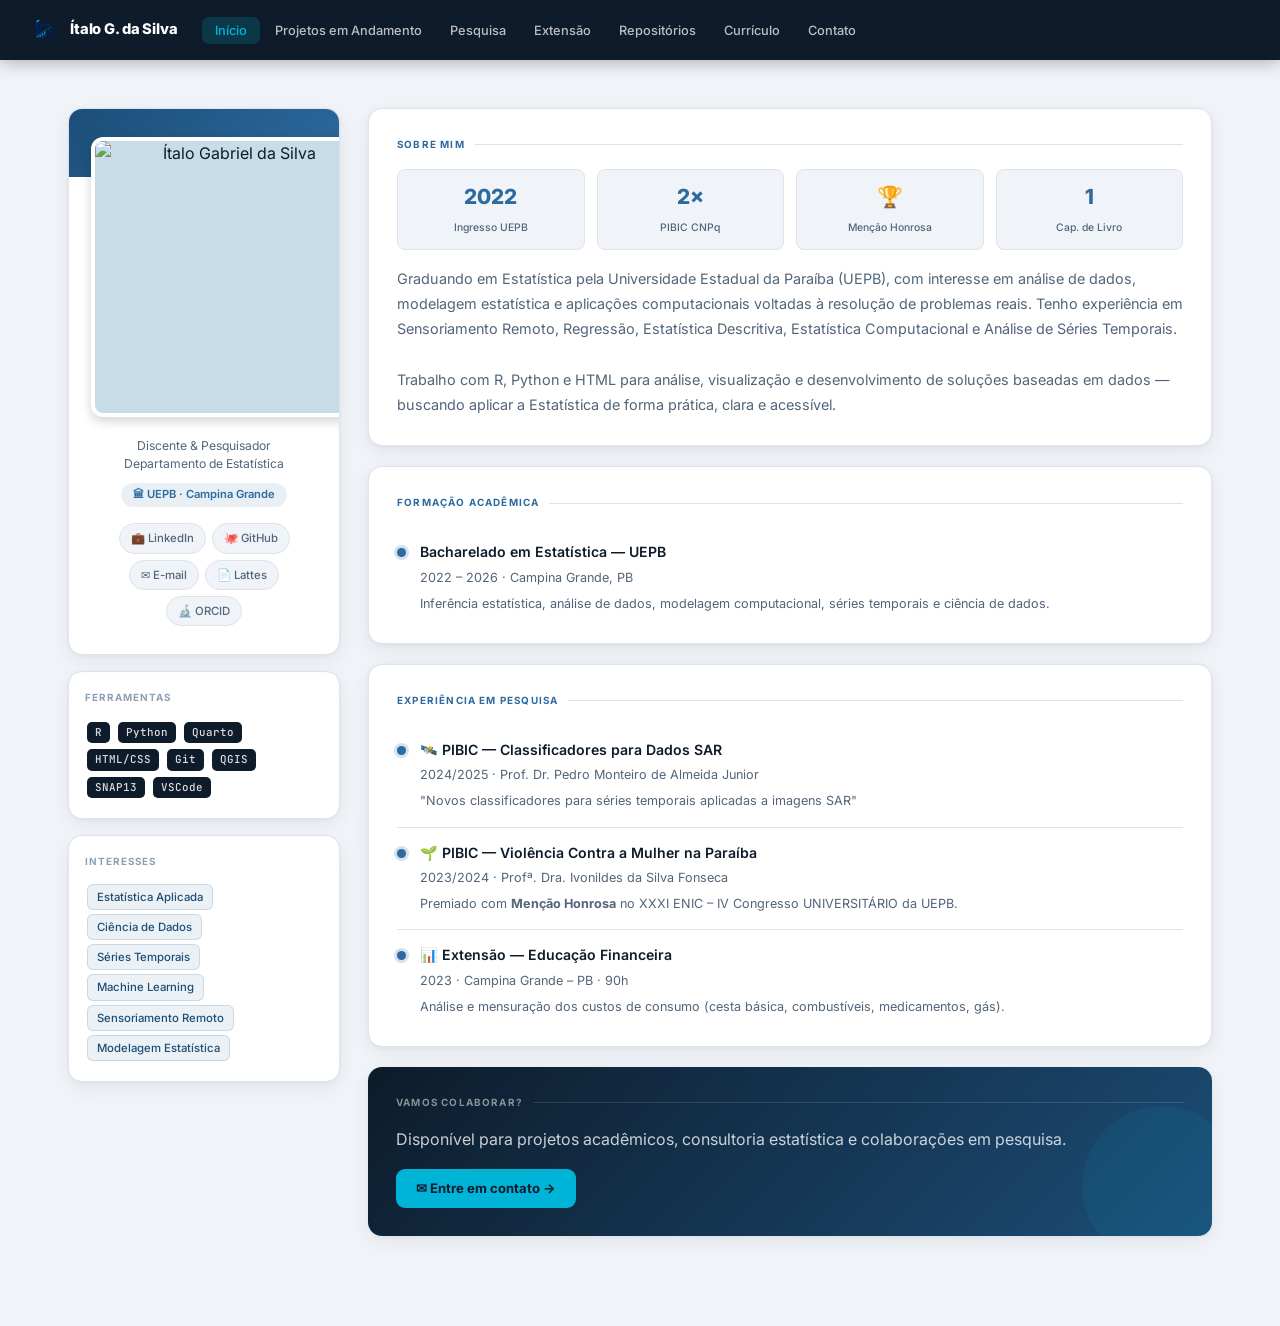
<file: docs/site.html>
<!DOCTYPE html>
<html lang="pt-BR">
<head>
<meta charset="UTF-8">
<meta name="viewport" content="width=device-width, initial-scale=1.0">
<title>Ítalo G. da Silva — Estatístico</title>
<link href="https://fonts.googleapis.com/css2?family=Inter:wght@300;400;500;600;700;800&family=JetBrains+Mono:wght@400;500&display=swap" rel="stylesheet">
<style>
:root {
  --primary:       #2d6a9f;
  --primary-light: #4a8fc0;
  --primary-dark:  #1c4e78;
  --accent:        #00b4d8;
  --secondary:     #0d1b2a;
  --bg:            #f0f4f8;
  --bg-card:       #ffffff;
  --border:        #dde3ec;
  --text-main:     #0d1b2a;
  --text-muted:    #52657a;
  --text-light:    #8da0b3;
  --mono:          'JetBrains Mono', monospace;
  --radius:        14px;
  --radius-sm:     8px;
  --shadow:        0 1px 4px rgba(0,0,0,.05), 0 6px 20px rgba(0,0,0,.06);
  --shadow-hover:  0 4px 14px rgba(45,106,159,.18), 0 10px 32px rgba(45,106,159,.12);
  --nav-h:         60px;
  --transition:    .2s cubic-bezier(.4,0,.2,1);
}

*, *::before, *::after { box-sizing: border-box; margin: 0; padding: 0; }

html { scroll-behavior: smooth; }

body {
  font-family: 'Inter', sans-serif;
  background: var(--bg);
  color: var(--text-main);
  line-height: 1.6;
  -webkit-font-smoothing: antialiased;
}

/* ── NAVBAR ── */
nav {
  position: sticky;
  top: 0;
  z-index: 200;
  background: var(--secondary);
  height: var(--nav-h);
  display: flex;
  align-items: center;
  padding: 0 28px;
  gap: 8px;
  box-shadow: 0 2px 16px rgba(0,0,0,.3);
}

nav .logo {
  display: flex;
  align-items: center;
  gap: 10px;
  color: #fff;
  font-weight: 800;
  font-size: .92rem;
  letter-spacing: -.01em;
  text-decoration: none;
  margin-right: 16px;
  flex-shrink: 0;
  transition: opacity var(--transition);
}
nav .logo:hover { opacity: .85; }
nav .logo .logo-mark {
  width: 32px; height: 32px;
  border-radius: 8px;
  overflow: hidden;
  display: flex; align-items: center; justify-content: center;
  flex-shrink: 0;
  background: var(--secondary);
}
nav .logo .logo-mark img {
  width: 100%; height: 100%; object-fit: cover;
}

.nav-links {
  display: flex;
  align-items: center;
  gap: 2px;
  list-style: none;
}
.nav-links a {
  color: rgba(255,255,255,.72);
  text-decoration: none;
  font-size: .8rem;
  font-weight: 500;
  padding: 6px 13px;
  border-radius: 7px;
  transition: background var(--transition), color var(--transition);
  white-space: nowrap;
}
.nav-links a:hover { background: rgba(255,255,255,.1); color: #fff; }
.nav-links a.active {
  background: rgba(0,180,216,.18);
  color: var(--accent);
}

/* Hamburger */
.hamburger {
  display: none;
  flex-direction: column;
  gap: 5px;
  cursor: pointer;
  padding: 4px;
  margin-left: 8px;
}
.hamburger span {
  display: block; width: 22px; height: 2px;
  background: rgba(255,255,255,.8); border-radius: 2px;
  transition: transform var(--transition), opacity var(--transition);
}
.hamburger.open span:nth-child(1) { transform: translateY(7px) rotate(45deg); }
.hamburger.open span:nth-child(2) { opacity: 0; }
.hamburger.open span:nth-child(3) { transform: translateY(-7px) rotate(-45deg); }

.mobile-menu {
  display: none;
  position: fixed;
  top: var(--nav-h);
  left: 0; right: 0;
  background: var(--secondary);
  z-index: 190;
  padding: 12px 20px 20px;
  border-bottom: 1px solid rgba(255,255,255,.08);
  box-shadow: 0 8px 24px rgba(0,0,0,.3);
}
.mobile-menu.open { display: block; }
.mobile-menu a {
  display: block;
  color: rgba(255,255,255,.78);
  text-decoration: none;
  font-size: .88rem;
  font-weight: 500;
  padding: 11px 12px;
  border-radius: 8px;
  transition: background var(--transition), color var(--transition);
}
.mobile-menu a:hover, .mobile-menu a.active {
  background: rgba(0,180,216,.15);
  color: var(--accent);
}

/* ── PAGES ── */
.page { display: none; }
.page.active { display: block; animation: fadeIn .25s ease; }
@keyframes fadeIn { from { opacity: 0; transform: translateY(6px); } to { opacity: 1; transform: none; } }

/* ── HOME LAYOUT ── */
.home-wrap {
  max-width: 1080px;
  margin: 0 auto;
  padding: 48px 28px 90px;
  display: grid;
  grid-template-columns: 272px 1fr;
  gap: 28px;
  align-items: start;
}
.sidebar-col {
  position: sticky;
  top: calc(var(--nav-h) + 16px);
  display: flex;
  flex-direction: column;
  gap: 16px;
}

/* Profile card */
.profile-card {
  background: var(--bg-card);
  border: 1px solid var(--border);
  border-radius: var(--radius);
  padding: 28px 22px;
  box-shadow: var(--shadow);
  text-align: center;
  position: relative;
  overflow: hidden;
}
.profile-card::before {
  content: '';
  position: absolute;
  top: 0; left: 0; right: 0; height: 68px;
  background: linear-gradient(135deg, var(--primary-dark), var(--primary));
}
.profile-photo-wrap {
  position: relative;
  width: 280px; height: 280px;
  margin: 0 auto 20px;
  z-index: 1;
}
.profile-photo {
  width: 280px; height: 280px;
  border-radius: 12px;
  object-fit: cover;
  border: 4px solid #fff;
  display: block;
  background: #c8dce8;
  box-shadow: 0 4px 12px rgba(0,0,0,.18);
}
.profile-name { font-size: 1rem; font-weight: 700; color: var(--text-main); line-height: 1.3; margin-bottom: 4px; }
.profile-role { font-size: .76rem; color: var(--text-muted); line-height: 1.5; }
.profile-inst {
  display: inline-flex; align-items: center; gap: 5px;
  margin-top: 10px; font-size: .7rem; font-weight: 600;
  color: var(--primary); background: rgba(45,106,159,.1);
  border-radius: 999px; padding: 3px 12px;
}
.profile-links {
  display: flex; flex-wrap: wrap; gap: 6px;
  justify-content: center; margin-top: 16px;
}
.profile-link {
  display: inline-flex; align-items: center; gap: 5px;
  padding: 5px 11px; background: var(--bg);
  border: 1px solid var(--border); border-radius: 999px;
  color: var(--text-muted); font-size: .71rem; font-weight: 500;
  text-decoration: none; transition: border-color var(--transition), color var(--transition), box-shadow var(--transition);
}
.profile-link:hover {
  border-color: var(--primary); color: var(--primary);
  box-shadow: 0 0 0 3px rgba(45,106,159,.1);
}

/* Mini cards */
.mini-card {
  background: var(--bg-card); border: 1px solid var(--border);
  border-radius: var(--radius); padding: 18px 16px; box-shadow: var(--shadow);
}
.mini-card-title {
  font-size: .62rem; font-weight: 700; letter-spacing: .1em;
  text-transform: uppercase; color: var(--text-light); margin-bottom: 12px;
}
.tool-pill {
  display: inline-block; font-family: var(--mono); font-size: .68rem; font-weight: 500;
  background: var(--secondary); color: rgba(255,255,255,.85);
  border-radius: 5px; padding: 2px 8px; margin: 2px;
}
.interest-tag {
  display: inline-block; font-size: .71rem; font-weight: 500;
  background: rgba(45,106,159,.09); color: var(--primary-dark);
  border: 1px solid rgba(45,106,159,.18);
  border-radius: 6px; padding: 3px 9px; margin: 2px;
}

/* Main col */
.main-col { display: flex; flex-direction: column; gap: 20px; }

.sec-card {
  background: var(--bg-card); border: 1px solid var(--border);
  border-radius: var(--radius); padding: 28px; box-shadow: var(--shadow);
  transition: box-shadow var(--transition);
}
.sec-card:hover { box-shadow: var(--shadow-hover); }
.sec-card p { color: var(--text-muted); font-size: .9rem; line-height: 1.75; }

.sec-heading {
  font-size: .62rem; font-weight: 700; letter-spacing: .12em;
  text-transform: uppercase; color: var(--primary);
  margin-bottom: 16px; display: flex; align-items: center; gap: 10px;
}
.sec-heading::after { content: ''; flex: 1; height: 1px; background: var(--border); }

/* Timeline items (home) */
.tl-item {
  display: flex; gap: 14px; padding: 14px 0;
  border-bottom: 1px solid var(--border);
}
.tl-item:first-of-type { padding-top: 0; }
.tl-item:last-child { border-bottom: none; padding-bottom: 0; }
.tl-dot {
  width: 9px; height: 9px; border-radius: 50%; background: var(--primary);
  flex-shrink: 0; margin-top: 7px; box-shadow: 0 0 0 3px rgba(45,106,159,.2);
}
.tl-body h4 { font-size: .88rem; font-weight: 600; color: var(--text-main); margin-bottom: 3px; }
.tl-body p  { font-size: .79rem; color: var(--text-muted); margin: 0; }

/* CTA */
.cta-card {
  background: linear-gradient(135deg, var(--secondary) 0%, var(--primary-dark) 100%);
  border: none; border-radius: var(--radius); padding: 28px; box-shadow: var(--shadow);
  position: relative; overflow: hidden;
}
.cta-card::after {
  content: '';
  position: absolute;
  right: -30px; bottom: -30px;
  width: 160px; height: 160px;
  border-radius: 50%;
  background: rgba(0,180,216,.08);
  pointer-events: none;
}
.cta-card .sec-heading { color: rgba(255,255,255,.5); }
.cta-card .sec-heading::after { background: rgba(255,255,255,.12); }
.cta-card p { color: rgba(255,255,255,.78) !important; }
.cta-btn {
  display: inline-flex; align-items: center; gap: 7px;
  background: var(--accent); color: var(--secondary) !important;
  font-weight: 700; font-size: .82rem; padding: 9px 20px;
  border-radius: 9px; text-decoration: none; margin-top: 16px;
  transition: opacity var(--transition), transform var(--transition);
  position: relative; z-index: 1;
}
.cta-btn:hover { opacity: .88; transform: translateY(-1px); }

/* ── GENERIC PAGE LAYOUT ── */
.page-wrap {
  max-width: 920px; margin: 0 auto; padding: 52px 28px 90px;
}
.page-header {
  margin-bottom: 36px;
  padding-bottom: 24px;
  border-bottom: 1px solid var(--border);
}
.page-title {
  font-size: 1.6rem; font-weight: 800; color: var(--text-main);
  letter-spacing: -.02em; margin-bottom: 6px;
}
.page-sub {
  font-size: .88rem; color: var(--text-muted); line-height: 1.6; max-width: 560px;
}

/* Section header (generic pages) */
.section-h {
  font-size: .62rem; font-weight: 700; letter-spacing: .12em;
  text-transform: uppercase; color: var(--primary);
  display: flex; align-items: center; gap: 10px; margin: 36px 0 18px;
}
.section-h::after { content: ''; flex: 1; height: 1px; background: var(--border); }
.section-h:first-child { margin-top: 0; }

/* Project grid */
.project-grid { display: grid; grid-template-columns: 1fr 1fr; gap: 16px; }
.project-card {
  background: var(--bg-card); border: 1px solid var(--border);
  border-radius: var(--radius); padding: 22px;
  transition: box-shadow var(--transition), border-color var(--transition), transform var(--transition);
}
.project-card.clickable { cursor: pointer; }
.project-card:hover { border-color: var(--primary-light); box-shadow: var(--shadow-hover); transform: translateY(-2px); }
.project-emoji { font-size: 1.4rem; margin-bottom: 10px; }
.project-card h3 { font-size: .9rem; font-weight: 700; color: var(--text-main); margin-bottom: 8px; line-height: 1.4; }
.project-card h4 { font-size: .78rem; font-weight: 600; color: var(--primary); margin-bottom: 10px; }
.project-card p  { font-size: .82rem; color: var(--text-muted); line-height: 1.65; }
.project-card ul { font-size: .82rem; color: var(--text-muted); padding-left: 1.1em; line-height: 1.75; }
.code-tag {
  font-family: var(--mono); font-size: .68rem; background: rgba(13,27,42,.08);
  color: var(--secondary); border-radius: 4px; padding: 2px 6px; margin: 2px 2px 0;
  display: inline-block;
}
.repo-link {
  display: inline-flex; align-items: center; gap: 5px;
  margin-top: 14px; font-size: .78rem; font-weight: 600;
  color: var(--primary); text-decoration: none;
  transition: color var(--transition);
}
.repo-link:hover { color: var(--primary-dark); text-decoration: underline; }

/* Full timeline (CV) */
.timeline { margin: 0; }
.timeline-item {
  border-left: 2px solid var(--border); padding: 0 0 24px 22px;
  position: relative; margin-left: 10px;
  transition: border-color var(--transition);
}
.timeline-item:hover { border-left-color: var(--primary-light); }
.timeline-item::before {
  content: ''; position: absolute; left: -5px; top: 6px;
  width: 8px; height: 8px; background: var(--primary);
  border-radius: 50%; box-shadow: 0 0 0 3px rgba(45,106,159,.18);
}
.timeline-item:last-child { padding-bottom: 0; }
.timeline-item h3 { font-size: .92rem; font-weight: 700; color: var(--text-main); margin-bottom: 4px; }
.timeline-item p  { font-size: .82rem; color: var(--text-muted); line-height: 1.65; margin: 2px 0; }

/* Info grid (CV) */
.info-grid { display: grid; grid-template-columns: 1fr 1fr; gap: 16px; }
.info-card {
  background: var(--bg-card); border: 1px solid var(--border);
  border-radius: var(--radius); padding: 22px; box-shadow: var(--shadow);
}
.info-card h3 { font-size: .86rem; font-weight: 700; color: var(--text-main); margin-bottom: 14px; display: flex; align-items: center; gap: 7px; }
.info-card p  { font-size: .81rem; color: var(--text-muted); line-height: 1.65; margin-bottom: 10px; }
.info-card a  { color: var(--primary); text-decoration: none; }
.info-card a:hover { text-decoration: underline; }

/* Contact */
.contact-grid { display: grid; grid-template-columns: 1fr 1fr; gap: 16px; margin-bottom: 32px; }
.contact-card {
  background: var(--bg-card); border: 1px solid var(--border);
  border-radius: var(--radius); padding: 24px; box-shadow: var(--shadow);
}
.contact-card h3 { font-size: .88rem; font-weight: 700; color: var(--text-main); margin-bottom: 14px; display: flex; align-items: center; gap: 7px; }
.contact-card p  { font-size: .82rem; color: var(--text-muted); line-height: 1.7; margin-bottom: 8px; }
.contact-card a  { color: var(--primary); text-decoration: none; }
.contact-card a:hover { text-decoration: underline; }

.social-row { display: flex; flex-wrap: wrap; gap: 10px; margin-bottom: 32px; }
.social-pill {
  display: inline-flex; align-items: center; gap: 7px;
  padding: 8px 16px; background: var(--bg-card);
  border: 1px solid var(--border); border-radius: 999px;
  color: var(--text-muted); font-size: .79rem; font-weight: 600;
  text-decoration: none;
  transition: border-color var(--transition), color var(--transition), box-shadow var(--transition);
}
.social-pill:hover {
  border-color: var(--primary); color: var(--primary);
  box-shadow: 0 0 0 3px rgba(45,106,159,.1);
}

/* Map */
.map-frame {
  border-radius: var(--radius); overflow: hidden;
  border: 1px solid var(--border); box-shadow: var(--shadow);
  margin-top: 16px;
}
.map-frame iframe {
  width: 100%; height: 340px; display: block; border: none;
}

/* CV layout with sidebar TOC */
.cv-download-btn {
  display: inline-flex; align-items: center; gap: 7px;
  margin-top: 14px; background: var(--primary); color: #fff;
  border: none; border-radius: 9px; padding: 9px 18px;
  font-size: .82rem; font-weight: 700; cursor: pointer;
  font-family: inherit; transition: background var(--transition), transform var(--transition);
}
.cv-download-btn:hover { background: var(--primary-dark); transform: translateY(-1px); }

.cv-layout {
  display: grid;
  grid-template-columns: 1fr;
  gap: 28px;
  align-items: start;
}
.cv-toc {
  position: sticky;
  top: calc(var(--nav-h) + 16px);
  background: var(--bg-card); border: 1px solid var(--border);
  border-radius: var(--radius); padding: 18px;
  box-shadow: var(--shadow);
  display: flex; flex-direction: column; gap: 4px;
}
.cv-toc-title {
  font-size: .62rem; font-weight: 700; letter-spacing: .12em;
  text-transform: uppercase; color: var(--text-light);
  margin-bottom: 8px;
}
.cv-toc a {
  color: var(--text-muted); text-decoration: none;
  font-size: .8rem; font-weight: 500; padding: 7px 10px;
  border-radius: 7px; transition: background var(--transition), color var(--transition);
}
.cv-toc a:hover, .cv-toc a.active {
  background: rgba(45,106,159,.1); color: var(--primary);
}
.cv-content { min-width: 0; }

@media (max-width: 860px) {
  .cv-layout { grid-template-columns: 1fr; }
  .cv-toc { position: static; }
}

/* Badges */
.badge {
  display: inline-block; font-size: .67rem; font-weight: 600;
  color: var(--primary-dark); background: rgba(45,106,159,.1);
  border-radius: 5px; padding: 2px 9px; margin-bottom: 10px;
}
.award-badge {
  display: inline-block; font-size: .72rem; font-weight: 600;
  background: #fef3c7; color: #92400e; border-radius: 5px;
  padding: 3px 10px; margin-top: 6px;
}

/* Stat chips on home */
.stat-row {
  display: flex; gap: 12px; margin-bottom: 16px; flex-wrap: wrap;
}
.stat-chip {
  background: var(--bg); border: 1px solid var(--border);
  border-radius: 8px; padding: 10px 16px; text-align: center; flex: 1; min-width: 80px;
}
.stat-chip .val { font-size: 1.3rem; font-weight: 800; color: var(--primary); display: block; }
.stat-chip .lbl { font-size: .65rem; color: var(--text-muted); font-weight: 500; white-space: nowrap; }

/* ── RESPONSIVE ── */
@media (max-width: 860px) {
  .home-wrap { grid-template-columns: 1fr; padding: 24px 18px 64px; gap: 18px; }
  .sidebar-col { position: static; }
  .project-grid, .info-grid, .contact-grid { grid-template-columns: 1fr; }
  .nav-links { display: none; }
  .hamburger { display: flex; }
  .page-wrap { padding: 32px 18px 64px; }
  .home-wrap { padding: 24px 18px 64px; }
  .stat-row { gap: 8px; }
}
@media (max-width: 480px) {
  .profile-links { gap: 5px; }
  .page-title { font-size: 1.3rem; }
}

@media print {
  nav, .mobile-menu, .cv-toc, .cv-download-btn, .hamburger { display: none !important; }
  body.printing-cv .page { display: none !important; }
  body.printing-cv #page-cv { display: block !important; }
  body.printing-cv .cv-layout { grid-template-columns: 1fr !important; }
  body.printing-cv .page-wrap { padding: 0 !important; max-width: 100% !important; }
}
</style>

<style>
.home-wrap,.page-wrap{
    max-width:1200px !important;
    margin:0 auto !important;
}
.page,.home-wrap,.page-wrap{
    margin-left:auto !important;
    margin-right:auto !important;
}
</style>

</head>
<body>

<!-- NAVBAR -->
<nav>
  <a href="#" class="logo" onclick="showPage('home',null);return false;">
    <div class="logo-mark"><img src="[data-uri]" alt="Logo IG"></div>
    Ítalo G. da Silva
  </a>
  <ul class="nav-links">
    <li><a href="#" class="active" onclick="showPage('home',this);return false;">Início</a></li>
    <li><a href="#" onclick="showPage('projects',this);return false;">Projetos em Andamento</a></li>
    <li><a href="#" onclick="showPage('pesquisa',this);return false;">Pesquisa</a></li>
    <li><a href="#" onclick="showPage('extensao',this);return false;">Extensão</a></li>
    <li><a href="#" onclick="showPage('repos',this);return false;">Repositórios</a></li>
    <li><a href="#" onclick="showPage('cv',this);return false;">Currículo</a></li>
    <li><a href="#" onclick="showPage('contact',this);return false;">Contato</a></li>
  </ul>
  <div class="hamburger" id="hamburger" onclick="toggleMenu()">
    <span></span><span></span><span></span>
  </div>
</nav>

<!-- MOBILE MENU -->
<div class="mobile-menu" id="mobileMenu">
  <a href="#" class="active" onclick="showPageMobile('home');return false;">Início</a>
  <a href="#" onclick="showPageMobile('projects');return false;">Projetos em Andamento</a>
  <a href="#" onclick="showPageMobile('pesquisa');return false;">Pesquisa</a>
  <a href="#" onclick="showPageMobile('extensao');return false;">Extensão</a>
  <a href="#" onclick="showPageMobile('repos');return false;">Repositórios</a>
  <a href="#" onclick="showPageMobile('cv');return false;">Currículo</a>
  <a href="#" onclick="showPageMobile('contact');return false;">Contato</a>
</div>

<!-- ══════════════════════════════ HOME ══════════════════════════════ -->
<div id="page-home" class="page active">
<div class="home-wrap">

  <!-- SIDEBAR -->
  <aside class="sidebar-col">
    <div class="profile-card">
      <div class="profile-photo-wrap">
        <img class="profile-photo" src="https://itgaab.github.io/site/perfil.jpg" alt="Ítalo Gabriel da Silva"
          onerror="this.style.background='#c8dce8';this.removeAttribute('src')">
      </div>
      <div class="profile-name">Ítalo Gabriel da Silva</div>
      <div class="profile-role">Discente &amp; Pesquisador<br>Departamento de Estatística</div>
      <div class="profile-inst">🏛 UEPB · Campina Grande</div>
      <div class="profile-links">
        <a class="profile-link" href="https://www.linkedin.com/in/%C3%ADtalo-gabriel-313194327/" target="_blank">💼 LinkedIn</a>
        <a class="profile-link" href="https://github.com/itgaab" target="_blank">🐙 GitHub</a>
        <a class="profile-link" href="mailto:italozil08@gmail.com">✉ E-mail</a>
        <a class="profile-link" href="https://lattes.cnpq.br/1558859767324947" target="_blank">📄 Lattes</a>
        <a class="profile-link" href="https://orcid.org/0009-0002-3246-446X" target="_blank">🔬 ORCID</a>
      </div>
    </div>

    <div class="mini-card">
      <div class="mini-card-title">Ferramentas</div>
      <span class="tool-pill">R</span>
      <span class="tool-pill">Python</span>
      <span class="tool-pill">Quarto</span>
      <span class="tool-pill">HTML/CSS</span>
      <span class="tool-pill">Git</span>
      <span class="tool-pill">QGIS</span>
      <span class="tool-pill">SNAP13</span>
      <span class="tool-pill">VSCode</span>
    </div>

    <div class="mini-card">
      <div class="mini-card-title">Interesses</div>
      <span class="interest-tag">Estatística Aplicada</span>
      <span class="interest-tag">Ciência de Dados</span>
      <span class="interest-tag">Séries Temporais</span>
      <span class="interest-tag">Machine Learning</span>
      <span class="interest-tag">Sensoriamento Remoto</span>
      <span class="interest-tag">Modelagem Estatística</span>
    </div>
  </aside>

  <!-- MAIN -->
  <div class="main-col">

    <div class="sec-card">
      <div class="sec-heading">Sobre mim</div>
      <div class="stat-row">
        <div class="stat-chip"><span class="val">2022</span><span class="lbl">Ingresso UEPB</span></div>
        <div class="stat-chip"><span class="val">2×</span><span class="lbl">PIBIC CNPq</span></div>
        <div class="stat-chip"><span class="val">🏆</span><span class="lbl">Menção Honrosa</span></div>
        <div class="stat-chip"><span class="val">1</span><span class="lbl">Cap. de Livro</span></div>
      </div>
      <p>Graduando em Estatística pela Universidade Estadual da Paraíba (UEPB), com interesse em análise de dados, modelagem estatística e aplicações computacionais voltadas à resolução de problemas reais. Tenho experiência em Sensoriamento Remoto, Regressão, Estatística Descritiva, Estatística Computacional e Análise de Séries Temporais.</p>
      <br>
      <p>Trabalho com R, Python e HTML para análise, visualização e desenvolvimento de soluções baseadas em dados — buscando aplicar a Estatística de forma prática, clara e acessível.</p>
    </div>

    <div class="sec-card">
      <div class="sec-heading">Formação Acadêmica</div>
      <div class="tl-item">
        <div class="tl-dot"></div>
        <div class="tl-body">
          <h4>Bacharelado em Estatística — UEPB</h4>
          <p>2022 – 2026 · Campina Grande, PB</p>
          <p style="margin-top:4px">Inferência estatística, análise de dados, modelagem computacional, séries temporais e ciência de dados.</p>
        </div>
      </div>
    </div>

    <div class="sec-card">
      <div class="sec-heading">Experiência em Pesquisa</div>
      <div class="tl-item">
        <div class="tl-dot"></div>
        <div class="tl-body">
          <h4>🛰️ PIBIC — Classificadores para Dados SAR</h4>
          <p>2024/2025 · Prof. Dr. Pedro Monteiro de Almeida Junior</p>
          <p style="margin-top:4px">"Novos classificadores para séries temporais aplicadas a imagens SAR"</p>
        </div>
      </div>
      <div class="tl-item">
        <div class="tl-dot"></div>
        <div class="tl-body">
          <h4>🌱 PIBIC — Violência Contra a Mulher na Paraíba</h4>
          <p>2023/2024 · Profª. Dra. Ivonildes da Silva Fonseca</p>
          <p style="margin-top:4px">Premiado com <strong>Menção Honrosa</strong> no XXXI ENIC – IV Congresso UNIVERSITÁRIO da UEPB.</p>
        </div>
      </div>
      <div class="tl-item">
        <div class="tl-dot"></div>
        <div class="tl-body">
          <h4>📊 Extensão — Educação Financeira</h4>
          <p>2023 · Campina Grande – PB · 90h</p>
          <p style="margin-top:4px">Análise e mensuração dos custos de consumo (cesta básica, combustíveis, medicamentos, gás).</p>
        </div>
      </div>
    </div>

    <div class="cta-card">
      <div class="sec-heading">Vamos colaborar?</div>
      <p>Disponível para projetos acadêmicos, consultoria estatística e colaborações em pesquisa.</p>
      <a class="cta-btn" href="#" onclick="showPage('contact',null);return false;">✉ Entre em contato →</a>
    </div>

  </div>
</div>
</div>

<!-- ══════════════════════════════ PROJETOS ══════════════════════════════ -->
<div id="page-projects" class="page">
<div class="page-wrap">
  <div class="page-header">
    <div class="page-title">Projetos em Andamento</div>
    <div class="page-sub">Projetos acadêmicos desenvolvidos nas áreas de Estatística, Ciência de Dados, Sensoriamento Remoto e Modelagem Computacional.</div>
  </div>

  <div class="project-grid">
    <div class="project-card clickable" onclick="showPage('pesquisa',null)">
      <div class="project-emoji">🛰️</div>
      <div class="badge">CNPq – PIBIC · 2025–2026</div>
      <h3>Classificadores para Séries Temporais (SAR)</h3>
      <p>Desenvolvimento de classificadores estatísticos aplicados a séries temporais provenientes de imagens SAR, utilizando medidas de divergência e técnicas de reconhecimento de padrões.</p>
      <br>
      <p><strong style="font-size:.77rem;color:var(--text-main)">Atividades:</strong></p>
      <ul>
        <li>Modelagem estatística de dados SAR</li>
        <li>Classificadores KL, JS, Bhattacharyya, KNN</li>
        <li>Implementação em R e Python</li>
        <li>Avaliação de desempenho computacional</li>
      </ul>
      <br>
      <span class="code-tag">R</span><span class="code-tag">Python</span><span class="code-tag">SAR</span><span class="code-tag">SNAP13</span>
    </div>

    <div class="project-card">
      <div class="project-emoji">🗺️</div>
      <div class="badge">Pesquisa Acadêmica</div>
      <h3>Análise Espacial da Violência em Pernambuco</h3>
      <p>Estudo estatístico e espacial da violência no estado de Pernambuco, com técnicas de análise espacial, visualização geográfica e interpretação de indicadores socioeconômicos.</p>
      <br>
      <p><strong style="font-size:.77rem;color:var(--text-main)">Técnicas:</strong></p>
      <ul>
        <li>Estatística Espacial (Moran, LISA)</li>
        <li>Análise Exploratória de Dados</li>
        <li>Mapas Temáticos e Geoprocessamento</li>
      </ul>
      <br>
      <span class="code-tag">R</span><span class="code-tag">QGIS</span>
    </div>
  </div>
</div>
</div>

<!-- ══════════════════════════════ PESQUISA ══════════════════════════════ -->
<div id="page-pesquisa" class="page">
<div class="page-wrap">
  <div class="page-header">
    <div class="page-title">Projetos de Pesquisa</div>
    <div class="page-sub">Iniciação científica e pesquisas acadêmicas desenvolvidas na UEPB.</div>
  </div>

  <div class="section-h">PIBIC em andamento</div>
  <div class="sec-card" style="margin-bottom:16px">
    <div class="badge">CNPq – PIBIC · 2024/2025</div>
    <h3 style="font-size:.97rem;font-weight:700;margin:8px 0 10px">🛰️ Novos Classificadores para Séries Temporais Aplicadas a Imagens SAR</h3>
    <p style="color:var(--text-muted);font-size:.87rem;line-height:1.75">Desenvolvimento e avaliação de classificadores estatísticos baseados em medidas de divergência (KL, Jensen-Shannon, Bhattacharyya) e técnicas de reconhecimento de padrões (KNN) para séries temporais de imagens SAR. Implementação em R com o dataset San Francisco (canais HH/VV) e modelos ARMA.</p>
    <br>
    <p style="font-size:.77rem;font-weight:600;color:var(--text-main)">Coordenação:</p>
    <p style="color:var(--text-muted);font-size:.83rem">Prof. Dr. Pedro Monteiro de Almeida Junior — Departamento de Estatística, UEPB</p>
    <br>
    <span class="code-tag">R</span><span class="code-tag">Python</span><span class="code-tag">SAR</span><span class="code-tag">SNAP13</span><span class="code-tag">ASF Alaska</span>
  </div>

  <div class="section-h">PIBIC concluído</div>
  <div class="sec-card">
    <div class="badge">CNPq – PIBIC · 2023/2024</div>
    <h3 style="font-size:.97rem;font-weight:700;margin:8px 0 8px">🌱 Qualificando e Quantificando a Violência Contra a Mulher na Paraíba (2021–2022)</h3>
    <div class="award-badge">🏆 Menção Honrosa — XXXI ENIC / UEPB</div>
    <br><br>
    <p style="color:var(--text-muted);font-size:.87rem;line-height:1.75">Análise estatística e espacial dos casos de violência contra a mulher e feminicídio na Paraíba durante a pandemia de COVID-19. Resultou em capítulo publicado em <em>Rede de Saberes – Vol. VII</em> (EDUEPB, 2025).</p>
    <br>
    <p style="font-size:.77rem;font-weight:600;color:var(--text-main)">Coordenação:</p>
    <p style="color:var(--text-muted);font-size:.83rem">Profª. Dra. Ivonildes da Silva Fonseca — Departamento de Estatística, UEPB</p>
    <br>
    <a class="repo-link" href="https://zenodo.org/records/17372355" target="_blank">📖 Ver publicação (DOI)</a>
  </div>
</div>
</div>

<!-- ══════════════════════════════ EXTENSÃO ══════════════════════════════ -->
<div id="page-extensao" class="page">
<div class="page-wrap">
  <div class="page-header">
    <div class="page-title">Projetos de Extensão</div>
    <div class="page-sub">Atividades de extensão universitária desenvolvidas na UEPB.</div>
  </div>

  <div class="sec-card">
    <div class="badge">Bolsista · 2023 · 90h</div>
    <h3 style="font-size:.97rem;font-weight:700;margin:8px 0 10px">📊 Educação Financeira — Análise de Custos em Campina Grande–PB</h3>
    <p style="color:var(--text-muted);font-size:.87rem;line-height:1.75">Projeto voltado à análise e mensuração dos custos dos principais itens de consumo no município de Campina Grande–PB em 2023: cesta básica, combustíveis, medicamentos e gás de cozinha, avaliando o impacto no poder de compra das famílias.</p>
    <br>
    <div class="section-h" style="margin-top:0">Atividades desenvolvidas</div>
    <ul style="font-size:.85rem;color:var(--text-muted);padding-left:1.2em;line-height:1.85">
      <li>Coleta e organização de dados de preços locais</li>
      <li>Cálculo do custo mensal da cesta básica</li>
      <li>Levantamento de preços de combustíveis, medicamentos e gás</li>
      <li>Análise estatística descritiva dos dados coletados</li>
      <li>Elaboração de relatórios e visualizações</li>
    </ul>
    <br>
    <span class="code-tag">R</span><span class="code-tag">Excel</span>
  </div>
</div>
</div>

<!-- ══════════════════════════════ REPOSITÓRIOS ══════════════════════════════ -->
<div id="page-repos" class="page">
<div class="page-wrap">
  <div class="page-header">
    <div class="page-title">Repositórios GitHub</div>
    <div class="page-sub">Projetos acadêmicos, pesquisas e aplicações desenvolvidas na graduação.</div>
  </div>

  <div class="project-grid">
    <div class="project-card clickable" onclick="window.open('https://github.com/itgaab/PIBIC_violencia_contra_mulher.git','_blank')">
      <div class="project-emoji">📊</div>
      <h3>PIBIC — Violência Contra as Mulheres na Paraíba (2021–2022)</h3>
      <p>Projeto de iniciação científica com análise estatística e espacial dos casos de violência contra a mulher e feminicídio na Paraíba durante a pandemia.</p>
      <br>
      <span class="code-tag">R</span><span class="code-tag">Excel</span><span class="code-tag">Word</span>
      <br>
      <a class="repo-link" href="https://github.com/itgaab/PIBIC_violencia_contra_mulher.git" target="_blank" onclick="event.stopPropagation()">🔗 GitHub</a>
    </div>

    <div class="project-card clickable" onclick="window.open('https://github.com/itgaab/Projetos_econometria.git','_blank')">
      <div class="project-emoji">📈</div>
      <h3>Projetos de Econometria — UEPB 2025.1</h3>
      <p>Projetos desenvolvidos na disciplina de Econometria, envolvendo modelagem estatística, regressão linear e aplicações econômicas com dados reais.</p>
      <br>
      <span class="code-tag">R</span><span class="code-tag">Econometria</span>
      <br>
      <a class="repo-link" href="https://github.com/itgaab/Projetos_econometria.git" target="_blank" onclick="event.stopPropagation()">🔗 GitHub</a>
    </div>

    <div class="project-card clickable" onclick="window.open('https://github.com/itgaab/planejamento_experimental.git','_blank')">
      <div class="project-emoji">🧪</div>
      <h3>Planejamento Experimental I — UEPB 2025.2</h3>
      <p>Delineamentos experimentais, análise de variância e interpretação estatística na disciplina de Planejamento e Análise de Experimentos.</p>
      <br>
      <span class="code-tag">R</span><span class="code-tag">Estatística Experimental</span>
      <br>
      <a class="repo-link" href="https://github.com/itgaab/planejamento_experimental.git" target="_blank" onclick="event.stopPropagation()">🔗 GitHub</a>
    </div>

    <div class="project-card">
      <div class="project-emoji">🐙</div>
      <h3>Mais projetos no GitHub</h3>
      <p>Acesse o perfil completo para ver todos os repositórios e contribuições acadêmicas.</p>
      <br>
      <a class="repo-link" href="https://github.com/itgaab" target="_blank">Ver perfil completo →</a>
    </div>
  </div>
</div>
</div>

<!-- ══════════════════════════════ CV ══════════════════════════════ -->
<div id="page-cv" class="page">
<div class="page-wrap">
  <div class="page-header">
    <div class="page-title">Currículo</div>
    <div class="page-sub">Ítalo Gabriel da Silva — Estatística · UEPB</div>
    <button class="cv-download-btn" onclick="downloadCV()">⬇ Baixar Currículo em PDF</button>
  </div>

  <div class="cv-layout">
  
  <div class="cv-content" id="cvContent">

  <div class="section-h" id="cv-info" style="margin-top:0">Informações Acadêmicas</div>
  <div class="info-grid">
    <div class="info-card">
      <h3>👤 Identificação</h3>
      <p><strong>Nome:</strong><br>Ítalo Gabriel da Silva</p>
      <p><strong>Lattes:</strong><br><a href="https://lattes.cnpq.br/1558859767324947" target="_blank">Currículo Lattes</a></p>
      <p><strong>ORCID:</strong><br><a href="https://orcid.org/0009-0002-3246-446X" target="_blank">0009-0002-3246-446X</a></p>
      <p><strong>LinkedIn:</strong><br><a href="https://www.linkedin.com/in/%C3%ADtalo-gabriel-313194327/" target="_blank">Perfil LinkedIn</a></p>
      <p><strong>E-mail:</strong><br>italozil08@gmail.com</p>
    </div>
    <div class="info-card">
      <h3>🎓 Formação Acadêmica</h3>
      <p><strong>Bacharelado em Estatística</strong><br>Universidade Estadual da Paraíba (UEPB)<br>2022 – Atual</p>
      <br>
      <p style="font-size:.8rem">Formação voltada à inferência estatística, análise de dados, modelagem computacional, séries temporais, análise de regressão e ciência de dados.</p>
    </div>
  </div>

  <div class="section-h" id="cv-pesquisa">Experiência em Pesquisa e Extensão</div>
  <div class="timeline">
    <div class="timeline-item">
      <h3>🛰️ PIBIC — Classificadores para Dados SAR</h3>
      <p><strong>2024/2025</strong> · Prof. Dr. Pedro Monteiro de Almeida Junior · UEPB</p>
      <p>"Novos classificadores para séries temporais aplicadas a imagens SAR"</p>
    </div>
    <div class="timeline-item">
      <h3>🌱 PIBIC — Violência Contra a Mulher na Paraíba</h3>
      <p><strong>2023/2024</strong> · Profª. Dra. Ivonildes da Silva Fonseca · UEPB</p>
      <p>Premiado com <strong>Menção Honrosa</strong> no XXXI ENIC – IV Congresso UNIVERSITÁRIO da UEPB.</p>
    </div>
    <div class="timeline-item">
      <h3>📊 Extensão — Educação Financeira</h3>
      <p><strong>2023</strong> · Campina Grande–PB · 90 horas</p>
      <p>Análise e mensuração dos custos de consumo (cesta básica, combustíveis, medicamentos, gás).</p>
    </div>
  </div>

  <div class="section-h" id="cv-producao">Produção Científica</div>
  <div class="project-grid">
    <div class="project-card">
      <div class="project-emoji">🏆</div>
      <h3>Premiação</h3>
      <div class="award-badge">Menção Honrosa — Ciências Humanas</div>
      <br><br>
      <p>"Qualificando e quantificando a violência contra a mulher na Paraíba nos anos de 2021 e 2022"</p>
      <p style="margin-top:6px;font-size:.77rem">XXXI Encontro de Iniciação Científica — ENIC / UEPB</p>
    </div>
    <div class="project-card">
      <div class="project-emoji">📚</div>
      <h3>Capítulo de Livro</h3>
      <p>"Qualificando e quantificando a violência contra a mulher na Paraíba nos anos de 2021 e 2022"</p>
      <p style="margin-top:6px;font-size:.8rem"><em>Rede de Saberes – Volume VII</em><br>EDUEPB, 2025. p. 378–395.</p>
      <a class="repo-link" href="https://zenodo.org/records/17372355" target="_blank">📖 DOI</a>
    </div>
    <div class="project-card">
      <div class="project-emoji">📝</div>
      <h3>Publicação em Anais</h3>
      <p>"Qualificando e quantificando a violência contra a mulher na Paraíba nos anos de 2021 e 2022"</p>
      <p style="margin-top:6px;font-size:.8rem">XXXI ENIC — UEPB, 2024. p. 621.</p>
      <a class="repo-link" href="https://zenodo.org/records/16984056" target="_blank">📖 DOI</a>
    </div>
  </div>

  <div class="section-h" id="cv-eventos">Participações em Eventos</div>
  <div class="timeline">
    <div class="timeline-item">
      <h3>📌 V Encontro Paraibano de Estatística — V EPBEST</h3>
      <p>Participação · 2025</p>
    </div>
    <div class="timeline-item">
      <h3>🎤 Apresentação de Pôster — EPBEST 2023</h3>
      <p>"Forecasting utilizando séries temporais e machine learning (Prophet) para previsão da precipitação total mensal em Campina Grande – PB"</p>
    </div>
    <div class="timeline-item">
      <h3>📌 Dia do Estatístico — UEPB</h3>
      <p>Participação · 2023</p>
    </div>
    <div class="timeline-item">
      <h3>📌 O Papel da Ciência de Dados na Estatística</h3>
      <p>Evento acadêmico · Departamento de Estatística, UEPB · 2023</p>
    </div>
    <div class="timeline-item">
      <h3>📌 XXXI Encontro de Iniciação Científica (ENIC)</h3>
      <p>Participação · 2024</p>
    </div>
    <div class="timeline-item">
      <h3>📌 II Congresso Universitário da UEPB</h3>
      <p>Participação · 2022</p>
    </div>
  </div>
  </div>
</div>
</div>
</div>

<div id="page-contact" class="page">
  <div class="page-wrap" style="max-width: 900px; margin: 0 auto; padding: 2rem 1.5rem;">
    <div class="page-header" style="margin-bottom: 2.5rem; border-bottom: 1px solid var(--border); padding-bottom: 1.5rem;">
      <div class="page-title" style="font-size: 2.2rem; font-weight: 700; color: var(--text-main); margin-bottom: 0.75rem;">Contato</div>
      <div class="page-sub" style="font-size: 1rem; color: var(--text-muted); line-height: 1.6;">Espaço para contato profissional, acadêmico e colaboração em projetos de pesquisa, consultoria estatística e ciência de dados.</div>
    </div>

    <div class="contact-grid" style="display: grid; grid-template-columns: repeat(auto-fit, minmax(320px, 1fr)); gap: 1.5rem; margin-bottom: 2.5rem;">
      <div class="contact-card" style="background: var(--bg-card); border: 1px solid var(--border); border-radius: var(--radius); padding: 1.75rem; box-shadow: var(--shadow);">
        <h3 style="color: var(--text-main); margin-top:0; font-size: 1.15rem; margin-bottom: 1rem;">📍 Endereço Profissional</h3>
        <p style="color: var(--text-main);"><strong style="color: var(--text-main);">Universidade Estadual da Paraíba — UEPB</strong></p>
        <p style="color: var(--text-muted); line-height: 1.6;">Departamento de Estatística — CCT<br>Av. Baraúnas, 351<br>Campina Grande — Paraíba — Brasil</p>
      </div>
      <div class="contact-card" style="background: var(--bg-card); border: 1px solid var(--border); border-radius: var(--radius); padding: 1.75rem; box-shadow: var(--shadow);">
        <h3 style="color: var(--text-main); margin-top:0; font-size: 1.15rem; margin-bottom: 1rem;">📧 Informações de Contato</h3>
        <p style="color: var(--text-main);"><strong style="color: var(--text-main);">E-mail:</strong><br><a href="mailto:italozil08@gmail.com" style="color: var(--primary); text-decoration: none; font-weight: 500;">italozil08@gmail.com</a></p>
        <p style="color: var(--text-main);"><strong style="color: var(--text-main);">Telefone:</strong><br><span style="color: var(--text-muted);">(83) 99802-4716</span></p>
        <br>
        <p style="font-size: .85rem; color: var(--text-light); margin: 0;">Disponível para projetos acadêmicos, consultoria estatística e colaborações em pesquisa.</p>
      </div>
    </div>

    <div class="section-h" style="font-size: 1.4rem; font-weight: 700; color: var(--text-main); margin: 2.5rem 0 1.25rem 0;">Redes Sociais e Acadêmicas</div>
    <div class="social-row" style="display: flex; flex-wrap: wrap; gap: 0.75rem; margin-bottom: 2rem;">
      <a class="social-pill" href="https://github.com/itgaab" target="_blank" style="display: inline-flex; align-items: center; gap: 0.5rem; background: var(--bg-card); border: 1px solid var(--border); padding: 0.6rem 1.2rem; border-radius: 50px; font-size: 0.9rem; color: var(--text-main); text-decoration: none; font-weight: 500;">🐙 GitHub</a>
      <a class="social-pill" href="https://www.linkedin.com/in/%C3%ADtalo-gabriel-313194327/" target="_blank" style="display: inline-flex; align-items: center; gap: 0.5rem; background: var(--bg-card); border: 1px solid var(--border); padding: 0.6rem 1.2rem; border-radius: 50px; font-size: 0.9rem; color: var(--text-main); text-decoration: none; font-weight: 500;">💼 LinkedIn</a>
      <a class="social-pill" href="https://lattes.cnpq.br/1558859767324947" target="_blank" style="display: inline-flex; align-items: center; gap: 0.5rem; background: var(--bg-card); border: 1px solid var(--border); padding: 0.6rem 1.2rem; border-radius: 50px; font-size: 0.9rem; color: var(--text-main); text-decoration: none; font-weight: 500;">📄 Lattes</a>
      <a class="social-pill" href="https://orcid.org/0009-0002-3246-446X" target="_blank" style="display: inline-flex; align-items: center; gap: 0.5rem; background: var(--bg-card); border: 1px solid var(--border); padding: 0.6rem 1.2rem; border-radius: 50px; font-size: 0.9rem; color: var(--text-main); text-decoration: none; font-weight: 500;">🔬 ORCID</a>
    </div>

    <div class="section-h" style="font-size: 1.4rem; font-weight: 700; color: var(--text-main); margin: 2.5rem 0 1.25rem 0;">Localização</div>
    <div class="map-frame" style="width: 100%; border: 1px solid var(--border); border-radius: var(--radius); overflow: hidden; padding: 6px; background: var(--bg-card); box-shadow: var(--shadow);">
      <iframe
        src="https://www.google.com/maps?q=CCT+UEPB+Centro+de+Ci%C3%AAncias+e+Tecnologia+Campina+Grande&output=embed" 
        style="width: 100%; height: 380px; border: none; border-radius: var(--radius-sm); display: block;"
        loading="lazy"
        referrerpolicy="no-referrer-when-downgrade"
        title="Localização CCT — UEPB Campina Grande">
      </iframe>
    </div>
  </div>
</div>

<script>
function showPage(id, linkEl) {
  // Oculta todas as páginas removendo a classe ativa
  document.querySelectorAll('.page').forEach(p => {
    p.classList.remove('active');
  });
  
  // Exibe a página correta adicionando a classe correspondente
  const targetPage = document.getElementById('page-' + id);
  if (targetPage) {
    targetPage.classList.add('active');
  }
  
  document.querySelectorAll('.nav-links a').forEach(a => a.classList.remove('active'));
  if (linkEl) linkEl.classList.add('active');
  window.scrollTo({ top: 0, behavior: 'smooth' });
  closeMobileMenu();
}

function showPageMobile(id) {
  showPage(id, null);
  document.querySelectorAll('.mobile-menu a').forEach(a => a.classList.remove('active'));
  const pages = ['home','projects','pesquisa','extensao','repos','cv','contact'];
  const idx = pages.indexOf(id);
  if (idx >= 0) {
    document.querySelectorAll('.mobile-menu a')[idx].classList.add('active');
  }
}

function downloadCV() {
  document.body.classList.add('printing-cv');
  showPage('cv', null);
  setTimeout(() => {
    window.print();
    setTimeout(() => document.body.classList.remove('printing-cv'), 300);
  }, 50);
}

(function() {
  const tocLinks = document.querySelectorAll('.cv-toc a');
  if (!tocLinks.length) return;
  tocLinks.forEach(link => {
    link.addEventListener('click', function(e) {
      e.preventDefault();
      const target = document.querySelector(this.getAttribute('href'));
      if (target) target.scrollIntoView({ behavior: 'smooth', block: 'start' });
    });
  });
  const sections = Array.from(tocLinks).map(a => document.querySelector(a.getAttribute('href'))).filter(Boolean);
  function onScroll() {
    let current = sections[0];
    for (const sec of sections) {
      if (sec.getBoundingClientRect().top - 100 <= 0) current = sec;
    }
    tocLinks.forEach(a => a.classList.remove('active'));
    if (current) {
      const active = document.querySelector('.cv-toc a[href="#' + current.id + '"]');
      if (active) active.classList.add('active');
    }
  }
  window.addEventListener('scroll', onScroll);
  onScroll();
})();

function toggleMenu() {
  const h = document.getElementById('hamburger');
  const m = document.getElementById('mobileMenu');
  h.classList.toggle('open');
  m.classList.toggle('open');
}

function closeMobileMenu() {
  document.getElementById('hamburger').classList.remove('open');
  document.getElementById('mobileMenu').classList.remove('open');
}
</script>

<style>
/* Remove redundâncias globais e força a exibição seletiva das páginas */
.page {
  display: none !important;
}
.page.active {
  display: block !important;
}
.profile-name { 
  display: none !important; 
}

/* Efeitos visuais interativos herdando o tema */
.social-pill:hover {
  background: var(--primary-light) !important;
  color: #ffffff !important;
  border-color: var(--primary) !important;
}
</style>
</file>
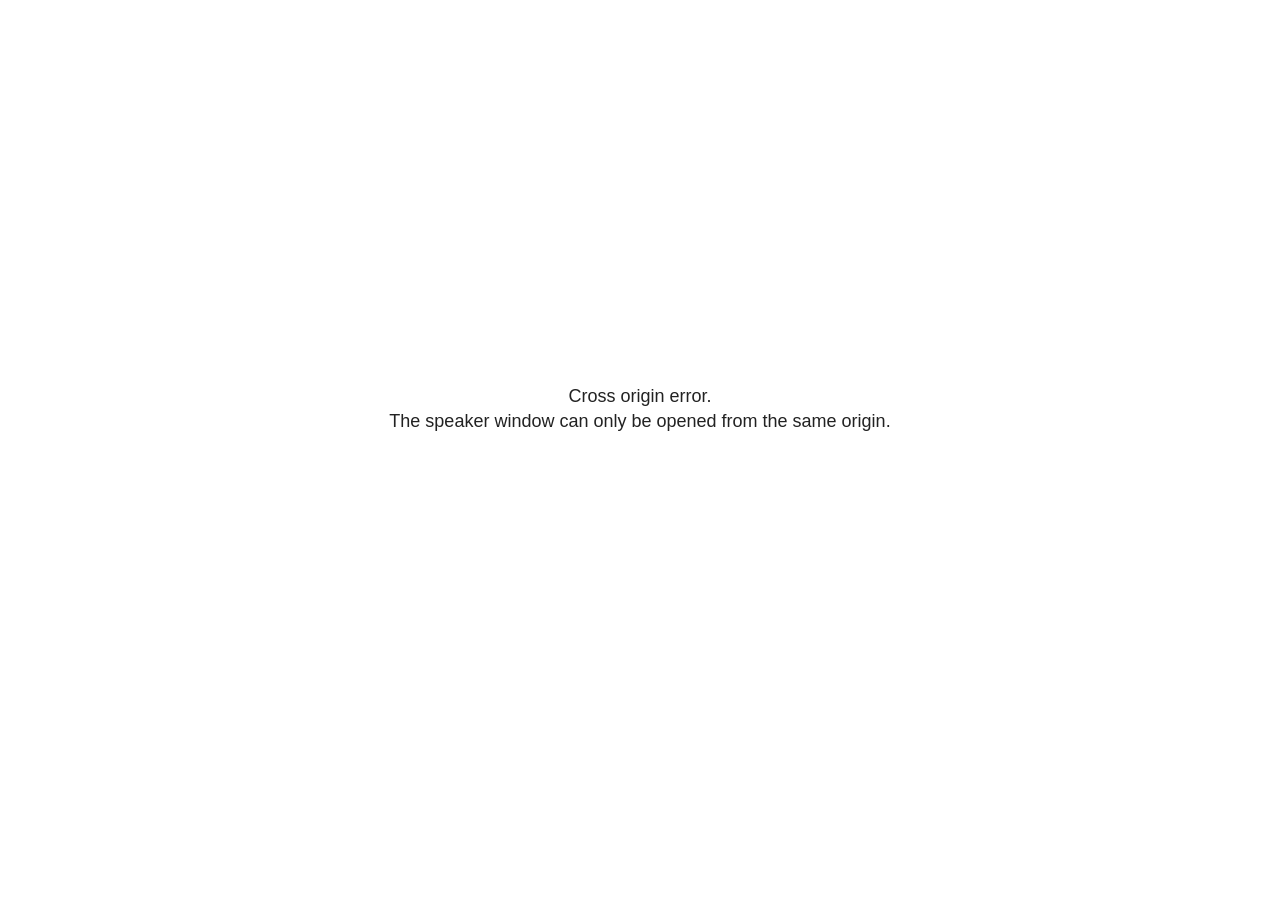
<file: docs/estudos/sazonalidade_files/libs/revealjs/plugin/notes/speaker-view.html>
<!--
	NOTE: You need to build the notes plugin after making changes to this file.
-->
<html lang="en">
	<head>
		<meta charset="utf-8">

		<title>reveal.js - Speaker View</title>

		<style>
			body {
				font-family: Helvetica;
				font-size: 18px;
			}

			#current-slide,
			#upcoming-slide,
			#speaker-controls {
				padding: 6px;
				box-sizing: border-box;
				-moz-box-sizing: border-box;
			}

			#current-slide iframe,
			#upcoming-slide iframe {
				width: 100%;
				height: 100%;
				border: 1px solid #ddd;
			}

			#current-slide .label,
			#upcoming-slide .label {
				position: absolute;
				top: 10px;
				left: 10px;
				z-index: 2;
			}

			#connection-status {
				position: absolute;
				top: 0;
				left: 0;
				width: 100%;
				height: 100%;
				z-index: 20;
				padding: 30% 20% 20% 20%;
				font-size: 18px;
				color: #222;
				background: #fff;
				text-align: center;
				box-sizing: border-box;
				line-height: 1.4;
			}

			.overlay-element {
				height: 34px;
				line-height: 34px;
				padding: 0 10px;
				text-shadow: none;
				background: rgba( 220, 220, 220, 0.8 );
				color: #222;
				font-size: 14px;
			}

			.overlay-element.interactive:hover {
				background: rgba( 220, 220, 220, 1 );
			}

			#current-slide {
				position: absolute;
				width: 60%;
				height: 100%;
				top: 0;
				left: 0;
				padding-right: 0;
			}

			#upcoming-slide {
				position: absolute;
				width: 40%;
				height: 40%;
				right: 0;
				top: 0;
			}

			/* Speaker controls */
			#speaker-controls {
				position: absolute;
				top: 40%;
				right: 0;
				width: 40%;
				height: 60%;
				overflow: auto;
				font-size: 18px;
			}

				.speaker-controls-time.hidden,
				.speaker-controls-notes.hidden {
					display: none;
				}

				.speaker-controls-time .label,
				.speaker-controls-pace .label,
				.speaker-controls-notes .label {
					text-transform: uppercase;
					font-weight: normal;
					font-size: 0.66em;
					color: #666;
					margin: 0;
				}

				.speaker-controls-time, .speaker-controls-pace {
					border-bottom: 1px solid rgba( 200, 200, 200, 0.5 );
					margin-bottom: 10px;
					padding: 10px 16px;
					padding-bottom: 20px;
					cursor: pointer;
				}

				.speaker-controls-time .reset-button {
					opacity: 0;
					float: right;
					color: #666;
					text-decoration: none;
				}
				.speaker-controls-time:hover .reset-button {
					opacity: 1;
				}

				.speaker-controls-time .timer,
				.speaker-controls-time .clock {
					width: 50%;
				}

				.speaker-controls-time .timer,
				.speaker-controls-time .clock,
				.speaker-controls-time .pacing .hours-value,
				.speaker-controls-time .pacing .minutes-value,
				.speaker-controls-time .pacing .seconds-value {
					font-size: 1.9em;
				}

				.speaker-controls-time .timer {
					float: left;
				}

				.speaker-controls-time .clock {
					float: right;
					text-align: right;
				}

				.speaker-controls-time span.mute {
					opacity: 0.3;
				}

				.speaker-controls-time .pacing-title {
					margin-top: 5px;
				}

				.speaker-controls-time .pacing.ahead {
					color: blue;
				}

				.speaker-controls-time .pacing.on-track {
					color: green;
				}

				.speaker-controls-time .pacing.behind {
					color: red;
				}

				.speaker-controls-notes {
					padding: 10px 16px;
				}

				.speaker-controls-notes .value {
					margin-top: 5px;
					line-height: 1.4;
					font-size: 1.2em;
				}

			/* Layout selector */
			#speaker-layout {
				position: absolute;
				top: 10px;
				right: 10px;
				color: #222;
				z-index: 10;
			}
				#speaker-layout select {
					position: absolute;
					width: 100%;
					height: 100%;
					top: 0;
					left: 0;
					border: 0;
					box-shadow: 0;
					cursor: pointer;
					opacity: 0;

					font-size: 1em;
					background-color: transparent;

					-moz-appearance: none;
					-webkit-appearance: none;
					-webkit-tap-highlight-color: rgba(0, 0, 0, 0);
				}

				#speaker-layout select:focus {
					outline: none;
					box-shadow: none;
				}

			.clear {
				clear: both;
			}

			/* Speaker layout: Wide */
			body[data-speaker-layout="wide"] #current-slide,
			body[data-speaker-layout="wide"] #upcoming-slide {
				width: 50%;
				height: 45%;
				padding: 6px;
			}

			body[data-speaker-layout="wide"] #current-slide {
				top: 0;
				left: 0;
			}

			body[data-speaker-layout="wide"] #upcoming-slide {
				top: 0;
				left: 50%;
			}

			body[data-speaker-layout="wide"] #speaker-controls {
				top: 45%;
				left: 0;
				width: 100%;
				height: 50%;
				font-size: 1.25em;
			}

			/* Speaker layout: Tall */
			body[data-speaker-layout="tall"] #current-slide,
			body[data-speaker-layout="tall"] #upcoming-slide {
				width: 45%;
				height: 50%;
				padding: 6px;
			}

			body[data-speaker-layout="tall"] #current-slide {
				top: 0;
				left: 0;
			}

			body[data-speaker-layout="tall"] #upcoming-slide {
				top: 50%;
				left: 0;
			}

			body[data-speaker-layout="tall"] #speaker-controls {
				padding-top: 40px;
				top: 0;
				left: 45%;
				width: 55%;
				height: 100%;
				font-size: 1.25em;
			}

			/* Speaker layout: Notes only */
			body[data-speaker-layout="notes-only"] #current-slide,
			body[data-speaker-layout="notes-only"] #upcoming-slide {
				display: none;
			}

			body[data-speaker-layout="notes-only"] #speaker-controls {
				padding-top: 40px;
				top: 0;
				left: 0;
				width: 100%;
				height: 100%;
				font-size: 1.25em;
			}

			@media screen and (max-width: 1080px) {
				body[data-speaker-layout="default"] #speaker-controls {
					font-size: 16px;
				}
			}

			@media screen and (max-width: 900px) {
				body[data-speaker-layout="default"] #speaker-controls {
					font-size: 14px;
				}
			}

			@media screen and (max-width: 800px) {
				body[data-speaker-layout="default"] #speaker-controls {
					font-size: 12px;
				}
			}

		</style>
	</head>

	<body>

		<div id="connection-status">Loading speaker view...</div>

		<div id="current-slide"></div>
		<div id="upcoming-slide"><span class="overlay-element label">Upcoming</span></div>
		<div id="speaker-controls">
			<div class="speaker-controls-time">
				<h4 class="label">Time <span class="reset-button">Click to Reset</span></h4>
				<div class="clock">
					<span class="clock-value">0:00 AM</span>
				</div>
				<div class="timer">
					<span class="hours-value">00</span><span class="minutes-value">:00</span><span class="seconds-value">:00</span>
				</div>
				<div class="clear"></div>

				<h4 class="label pacing-title" style="display: none">Pacing – Time to finish current slide</h4>
				<div class="pacing" style="display: none">
					<span class="hours-value">00</span><span class="minutes-value">:00</span><span class="seconds-value">:00</span>
				</div>
			</div>

			<div class="speaker-controls-notes hidden">
				<h4 class="label">Notes</h4>
				<div class="value"></div>
			</div>
		</div>
		<div id="speaker-layout" class="overlay-element interactive">
			<span class="speaker-layout-label"></span>
			<select class="speaker-layout-dropdown"></select>
		</div>

		<script>

			(function() {

				var notes,
					notesValue,
					currentState,
					currentSlide,
					upcomingSlide,
					layoutLabel,
					layoutDropdown,
					pendingCalls = {},
					lastRevealApiCallId = 0,
					connected = false

				var connectionStatus = document.querySelector( '#connection-status' );

				var SPEAKER_LAYOUTS = {
					'default': 'Default',
					'wide': 'Wide',
					'tall': 'Tall',
					'notes-only': 'Notes only'
				};

				setupLayout();

				let openerOrigin;

				try {
					openerOrigin = window.opener.location.origin;
				}
				catch ( error ) { console.warn( error ) }

				// In order to prevent XSS, the speaker view will only run if its
				// opener has the same origin as itself
				if( window.location.origin !== openerOrigin ) {
					connectionStatus.innerHTML = 'Cross origin error.<br>The speaker window can only be opened from the same origin.';
					return;
				}

				var connectionTimeout = setTimeout( function() {
					connectionStatus.innerHTML = 'Error connecting to main window.<br>Please try closing and reopening the speaker view.';
				}, 5000 );

				window.addEventListener( 'message', function( event ) {

					// Validate the origin of all messages to avoid parsing messages
					// that aren't meant for us. Ignore when running off file:// so
					// that the speaker view continues to work without a web server.
					if( window.location.origin !== event.origin && window.location.origin !== 'file://' ) {
						return
					}

					clearTimeout( connectionTimeout );
					connectionStatus.style.display = 'none';

					var data = JSON.parse( event.data );

					// The overview mode is only useful to the reveal.js instance
					// where navigation occurs so we don't sync it
					if( data.state ) delete data.state.overview;

					// Messages sent by the notes plugin inside of the main window
					if( data && data.namespace === 'reveal-notes' ) {
						if( data.type === 'connect' ) {
							handleConnectMessage( data );
						}
						else if( data.type === 'state' ) {
							handleStateMessage( data );
						}
						else if( data.type === 'return' ) {
							pendingCalls[data.callId](data.result);
							delete pendingCalls[data.callId];
						}
					}
					// Messages sent by the reveal.js inside of the current slide preview
					else if( data && data.namespace === 'reveal' ) {
						if( /ready/.test( data.eventName ) ) {
							// Send a message back to notify that the handshake is complete
							window.opener.postMessage( JSON.stringify({ namespace: 'reveal-notes', type: 'connected'} ), '*' );
						}
						else if( /slidechanged|fragmentshown|fragmenthidden|paused|resumed/.test( data.eventName ) && currentState !== JSON.stringify( data.state ) ) {

							dispatchStateToMainWindow( data.state );

						}
					}

				} );

				/**
				 * Updates the presentation in the main window to match the state
				 * of the presentation in the notes window.
				 */
				const dispatchStateToMainWindow = debounce(( state ) => {
					window.opener.postMessage( JSON.stringify({ method: 'setState', args: [ state ]} ), '*' );
				}, 500);

				/**
				 * Asynchronously calls the Reveal.js API of the main frame.
				 */
				function callRevealApi( methodName, methodArguments, callback ) {

					var callId = ++lastRevealApiCallId;
					pendingCalls[callId] = callback;
					window.opener.postMessage( JSON.stringify( {
						namespace: 'reveal-notes',
						type: 'call',
						callId: callId,
						methodName: methodName,
						arguments: methodArguments
					} ), '*' );

				}

				/**
				 * Called when the main window is trying to establish a
				 * connection.
				 */
				function handleConnectMessage( data ) {

					if( connected === false ) {
						connected = true;

						setupIframes( data );
						setupKeyboard();
						setupNotes();
						setupTimer();
						setupHeartbeat();
					}

				}

				/**
				 * Called when the main window sends an updated state.
				 */
				function handleStateMessage( data ) {

					// Store the most recently set state to avoid circular loops
					// applying the same state
					currentState = JSON.stringify( data.state );

					// No need for updating the notes in case of fragment changes
					if ( data.notes ) {
						notes.classList.remove( 'hidden' );
						notesValue.style.whiteSpace = data.whitespace;
						if( data.markdown ) {
							notesValue.innerHTML = marked( data.notes );
						}
						else {
							notesValue.innerHTML = data.notes;
						}
					}
					else {
						notes.classList.add( 'hidden' );
					}

					// Update the note slides
					currentSlide.contentWindow.postMessage( JSON.stringify({ method: 'setState', args: [ data.state ] }), '*' );
					upcomingSlide.contentWindow.postMessage( JSON.stringify({ method: 'setState', args: [ data.state ] }), '*' );
					upcomingSlide.contentWindow.postMessage( JSON.stringify({ method: 'next' }), '*' );

				}

				// Limit to max one state update per X ms
				handleStateMessage = debounce( handleStateMessage, 200 );

				/**
				 * Forward keyboard events to the current slide window.
				 * This enables keyboard events to work even if focus
				 * isn't set on the current slide iframe.
				 *
				 * Block F5 default handling, it reloads and disconnects
				 * the speaker notes window.
				 */
				function setupKeyboard() {

					document.addEventListener( 'keydown', function( event ) {
						if( event.keyCode === 116 || ( event.metaKey && event.keyCode === 82 ) ) {
							event.preventDefault();
							return false;
						}
						currentSlide.contentWindow.postMessage( JSON.stringify({ method: 'triggerKey', args: [ event.keyCode ] }), '*' );
					} );

				}

				/**
				 * Creates the preview iframes.
				 */
				function setupIframes( data ) {

					var params = [
						'receiver',
						'progress=false',
						'history=false',
						'transition=none',
						'autoSlide=0',
						'backgroundTransition=none'
					].join( '&' );

					var urlSeparator = /\?/.test(data.url) ? '&' : '?';
					var hash = '#/' + data.state.indexh + '/' + data.state.indexv;
					var currentURL = data.url + urlSeparator + params + '&scrollActivationWidth=false&postMessageEvents=true' + hash;
					var upcomingURL = data.url + urlSeparator + params + '&scrollActivationWidth=false&controls=false' + hash;

					currentSlide = document.createElement( 'iframe' );
					currentSlide.setAttribute( 'width', 1280 );
					currentSlide.setAttribute( 'height', 1024 );
					currentSlide.setAttribute( 'src', currentURL );
					document.querySelector( '#current-slide' ).appendChild( currentSlide );

					upcomingSlide = document.createElement( 'iframe' );
					upcomingSlide.setAttribute( 'width', 640 );
					upcomingSlide.setAttribute( 'height', 512 );
					upcomingSlide.setAttribute( 'src', upcomingURL );
					document.querySelector( '#upcoming-slide' ).appendChild( upcomingSlide );

				}

				/**
				 * Setup the notes UI.
				 */
				function setupNotes() {

					notes = document.querySelector( '.speaker-controls-notes' );
					notesValue = document.querySelector( '.speaker-controls-notes .value' );

				}

				/**
				 * We send out a heartbeat at all times to ensure we can
				 * reconnect with the main presentation window after reloads.
				 */
				function setupHeartbeat() {

					setInterval( () => {
						window.opener.postMessage( JSON.stringify({ namespace: 'reveal-notes', type: 'heartbeat'} ), '*' );
					}, 1000 );

				}

				function getTimings( callback ) {

					callRevealApi( 'getSlidesAttributes', [], function ( slideAttributes ) {
						callRevealApi( 'getConfig', [], function ( config ) {
							var totalTime = config.totalTime;
							var minTimePerSlide = config.minimumTimePerSlide || 0;
							var defaultTiming = config.defaultTiming;
							if ((defaultTiming == null) && (totalTime == null)) {
								callback(null);
								return;
							}
							// Setting totalTime overrides defaultTiming
							if (totalTime) {
								defaultTiming = 0;
							}
							var timings = [];
							for ( var i in slideAttributes ) {
								var slide = slideAttributes[ i ];
								var timing = defaultTiming;
								if( slide.hasOwnProperty( 'data-timing' )) {
									var t = slide[ 'data-timing' ];
									timing = parseInt(t);
									if( isNaN(timing) ) {
										console.warn("Could not parse timing '" + t + "' of slide " + i + "; using default of " + defaultTiming);
										timing = defaultTiming;
									}
								}
								timings.push(timing);
							}
							if ( totalTime ) {
								// After we've allocated time to individual slides, we summarize it and
								// subtract it from the total time
								var remainingTime = totalTime - timings.reduce( function(a, b) { return a + b; }, 0 );
								// The remaining time is divided by the number of slides that have 0 seconds
								// allocated at the moment, giving the average time-per-slide on the remaining slides
								var remainingSlides = (timings.filter( function(x) { return x == 0 }) ).length
								var timePerSlide = Math.round( remainingTime / remainingSlides, 0 )
								// And now we replace every zero-value timing with that average
								timings = timings.map( function(x) { return (x==0 ? timePerSlide : x) } );
							}
							var slidesUnderMinimum = timings.filter( function(x) { return (x < minTimePerSlide) } ).length
							if ( slidesUnderMinimum ) {
								message = "The pacing time for " + slidesUnderMinimum + " slide(s) is under the configured minimum of " + minTimePerSlide + " seconds. Check the data-timing attribute on individual slides, or consider increasing the totalTime or minimumTimePerSlide configuration options (or removing some slides).";
								alert(message);
							}
							callback( timings );
						} );
					} );

				}

				/**
				 * Return the number of seconds allocated for presenting
				 * all slides up to and including this one.
				 */
				function getTimeAllocated( timings, callback ) {

					callRevealApi( 'getSlidePastCount', [], function ( currentSlide ) {
						var allocated = 0;
						for (var i in timings.slice(0, currentSlide + 1)) {
							allocated += timings[i];
						}
						callback( allocated );
					} );

				}

				/**
				 * Create the timer and clock and start updating them
				 * at an interval.
				 */
				function setupTimer() {

					var start = new Date(),
					timeEl = document.querySelector( '.speaker-controls-time' ),
					clockEl = timeEl.querySelector( '.clock-value' ),
					hoursEl = timeEl.querySelector( '.hours-value' ),
					minutesEl = timeEl.querySelector( '.minutes-value' ),
					secondsEl = timeEl.querySelector( '.seconds-value' ),
					pacingTitleEl = timeEl.querySelector( '.pacing-title' ),
					pacingEl = timeEl.querySelector( '.pacing' ),
					pacingHoursEl = pacingEl.querySelector( '.hours-value' ),
					pacingMinutesEl = pacingEl.querySelector( '.minutes-value' ),
					pacingSecondsEl = pacingEl.querySelector( '.seconds-value' );

					var timings = null;
					getTimings( function ( _timings ) {

						timings = _timings;
						if (_timings !== null) {
							pacingTitleEl.style.removeProperty('display');
							pacingEl.style.removeProperty('display');
						}

						// Update once directly
						_updateTimer();

						// Then update every second
						setInterval( _updateTimer, 1000 );

					} );


					function _resetTimer() {

						if (timings == null) {
							start = new Date();
							_updateTimer();
						}
						else {
							// Reset timer to beginning of current slide
							getTimeAllocated( timings, function ( slideEndTimingSeconds ) {
								var slideEndTiming = slideEndTimingSeconds * 1000;
								callRevealApi( 'getSlidePastCount', [], function ( currentSlide ) {
									var currentSlideTiming = timings[currentSlide] * 1000;
									var previousSlidesTiming = slideEndTiming - currentSlideTiming;
									var now = new Date();
									start = new Date(now.getTime() - previousSlidesTiming);
									_updateTimer();
								} );
							} );
						}

					}

					timeEl.addEventListener( 'click', function() {
						_resetTimer();
						return false;
					} );

					function _displayTime( hrEl, minEl, secEl, time) {

						var sign = Math.sign(time) == -1 ? "-" : "";
						time = Math.abs(Math.round(time / 1000));
						var seconds = time % 60;
						var minutes = Math.floor( time / 60 ) % 60 ;
						var hours = Math.floor( time / ( 60 * 60 )) ;
						hrEl.innerHTML = sign + zeroPadInteger( hours );
						if (hours == 0) {
							hrEl.classList.add( 'mute' );
						}
						else {
							hrEl.classList.remove( 'mute' );
						}
						minEl.innerHTML = ':' + zeroPadInteger( minutes );
						if (hours == 0 && minutes == 0) {
							minEl.classList.add( 'mute' );
						}
						else {
							minEl.classList.remove( 'mute' );
						}
						secEl.innerHTML = ':' + zeroPadInteger( seconds );
					}

					function _updateTimer() {

						var diff, hours, minutes, seconds,
						now = new Date();

						diff = now.getTime() - start.getTime();

						clockEl.innerHTML = now.toLocaleTimeString( 'en-US', { hour12: true, hour: '2-digit', minute:'2-digit' } );
						_displayTime( hoursEl, minutesEl, secondsEl, diff );
						if (timings !== null) {
							_updatePacing(diff);
						}

					}

					function _updatePacing(diff) {

						getTimeAllocated( timings, function ( slideEndTimingSeconds ) {
							var slideEndTiming = slideEndTimingSeconds * 1000;

							callRevealApi( 'getSlidePastCount', [], function ( currentSlide ) {
								var currentSlideTiming = timings[currentSlide] * 1000;
								var timeLeftCurrentSlide = slideEndTiming - diff;
								if (timeLeftCurrentSlide < 0) {
									pacingEl.className = 'pacing behind';
								}
								else if (timeLeftCurrentSlide < currentSlideTiming) {
									pacingEl.className = 'pacing on-track';
								}
								else {
									pacingEl.className = 'pacing ahead';
								}
								_displayTime( pacingHoursEl, pacingMinutesEl, pacingSecondsEl, timeLeftCurrentSlide );
							} );
						} );
					}

				}

				/**
				 * Sets up the speaker view layout and layout selector.
				 */
				function setupLayout() {

					layoutDropdown = document.querySelector( '.speaker-layout-dropdown' );
					layoutLabel = document.querySelector( '.speaker-layout-label' );

					// Render the list of available layouts
					for( var id in SPEAKER_LAYOUTS ) {
						var option = document.createElement( 'option' );
						option.setAttribute( 'value', id );
						option.textContent = SPEAKER_LAYOUTS[ id ];
						layoutDropdown.appendChild( option );
					}

					// Monitor the dropdown for changes
					layoutDropdown.addEventListener( 'change', function( event ) {

						setLayout( layoutDropdown.value );

					}, false );

					// Restore any currently persisted layout
					setLayout( getLayout() );

				}

				/**
				 * Sets a new speaker view layout. The layout is persisted
				 * in local storage.
				 */
				function setLayout( value ) {

					var title = SPEAKER_LAYOUTS[ value ];

					layoutLabel.innerHTML = 'Layout' + ( title ? ( ': ' + title ) : '' );
					layoutDropdown.value = value;

					document.body.setAttribute( 'data-speaker-layout', value );

					// Persist locally
					if( supportsLocalStorage() ) {
						window.localStorage.setItem( 'reveal-speaker-layout', value );
					}

				}

				/**
				 * Returns the ID of the most recently set speaker layout
				 * or our default layout if none has been set.
				 */
				function getLayout() {

					if( supportsLocalStorage() ) {
						var layout = window.localStorage.getItem( 'reveal-speaker-layout' );
						if( layout ) {
							return layout;
						}
					}

					// Default to the first record in the layouts hash
					for( var id in SPEAKER_LAYOUTS ) {
						return id;
					}

				}

				function supportsLocalStorage() {

					try {
						localStorage.setItem('test', 'test');
						localStorage.removeItem('test');
						return true;
					}
					catch( e ) {
						return false;
					}

				}

				function zeroPadInteger( num ) {

					var str = '00' + parseInt( num );
					return str.substring( str.length - 2 );

				}

				/**
				 * Limits the frequency at which a function can be called.
				 */
				function debounce( fn, ms ) {

					var lastTime = 0,
						timeout;

					return function() {

						var args = arguments;
						var context = this;

						clearTimeout( timeout );

						var timeSinceLastCall = Date.now() - lastTime;
						if( timeSinceLastCall > ms ) {
							fn.apply( context, args );
							lastTime = Date.now();
						}
						else {
							timeout = setTimeout( function() {
								fn.apply( context, args );
								lastTime = Date.now();
							}, ms - timeSinceLastCall );
						}

					}

				}

			})();

		</script>
	</body>
</html>
</file>
